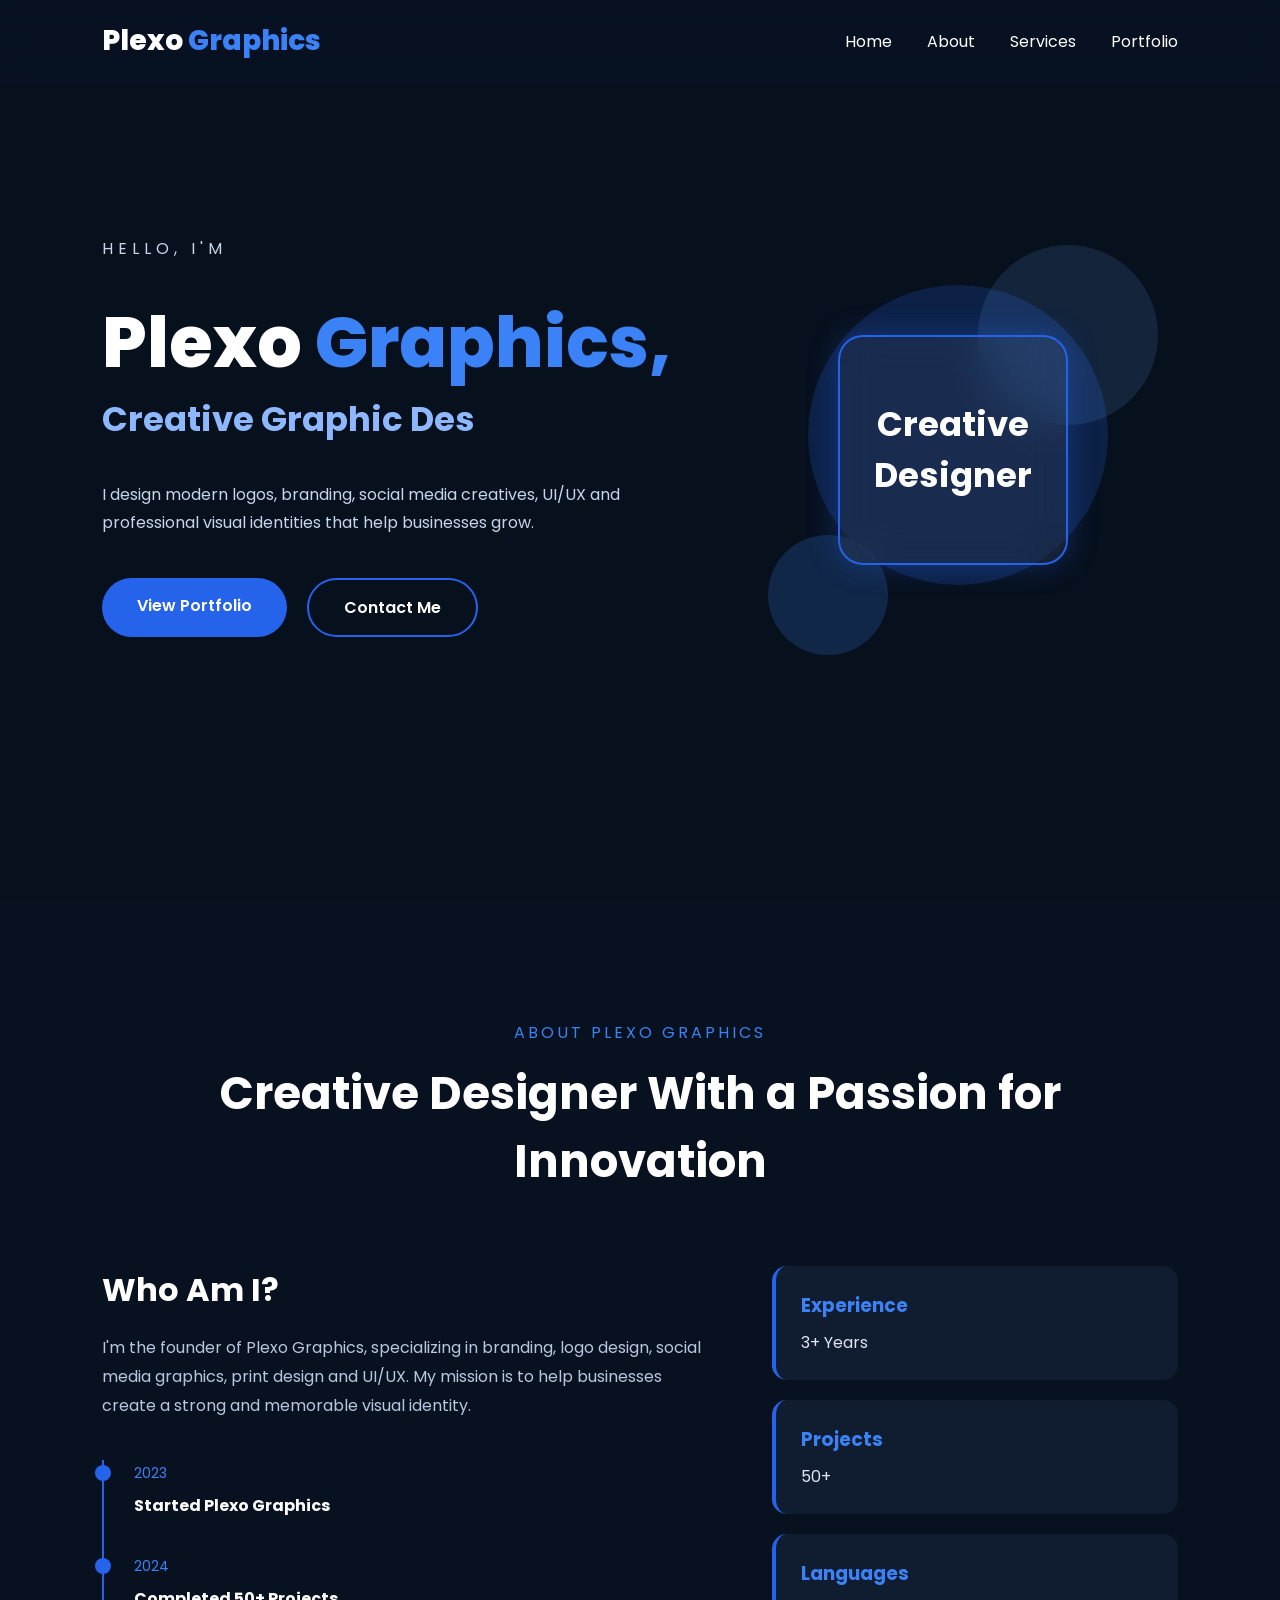
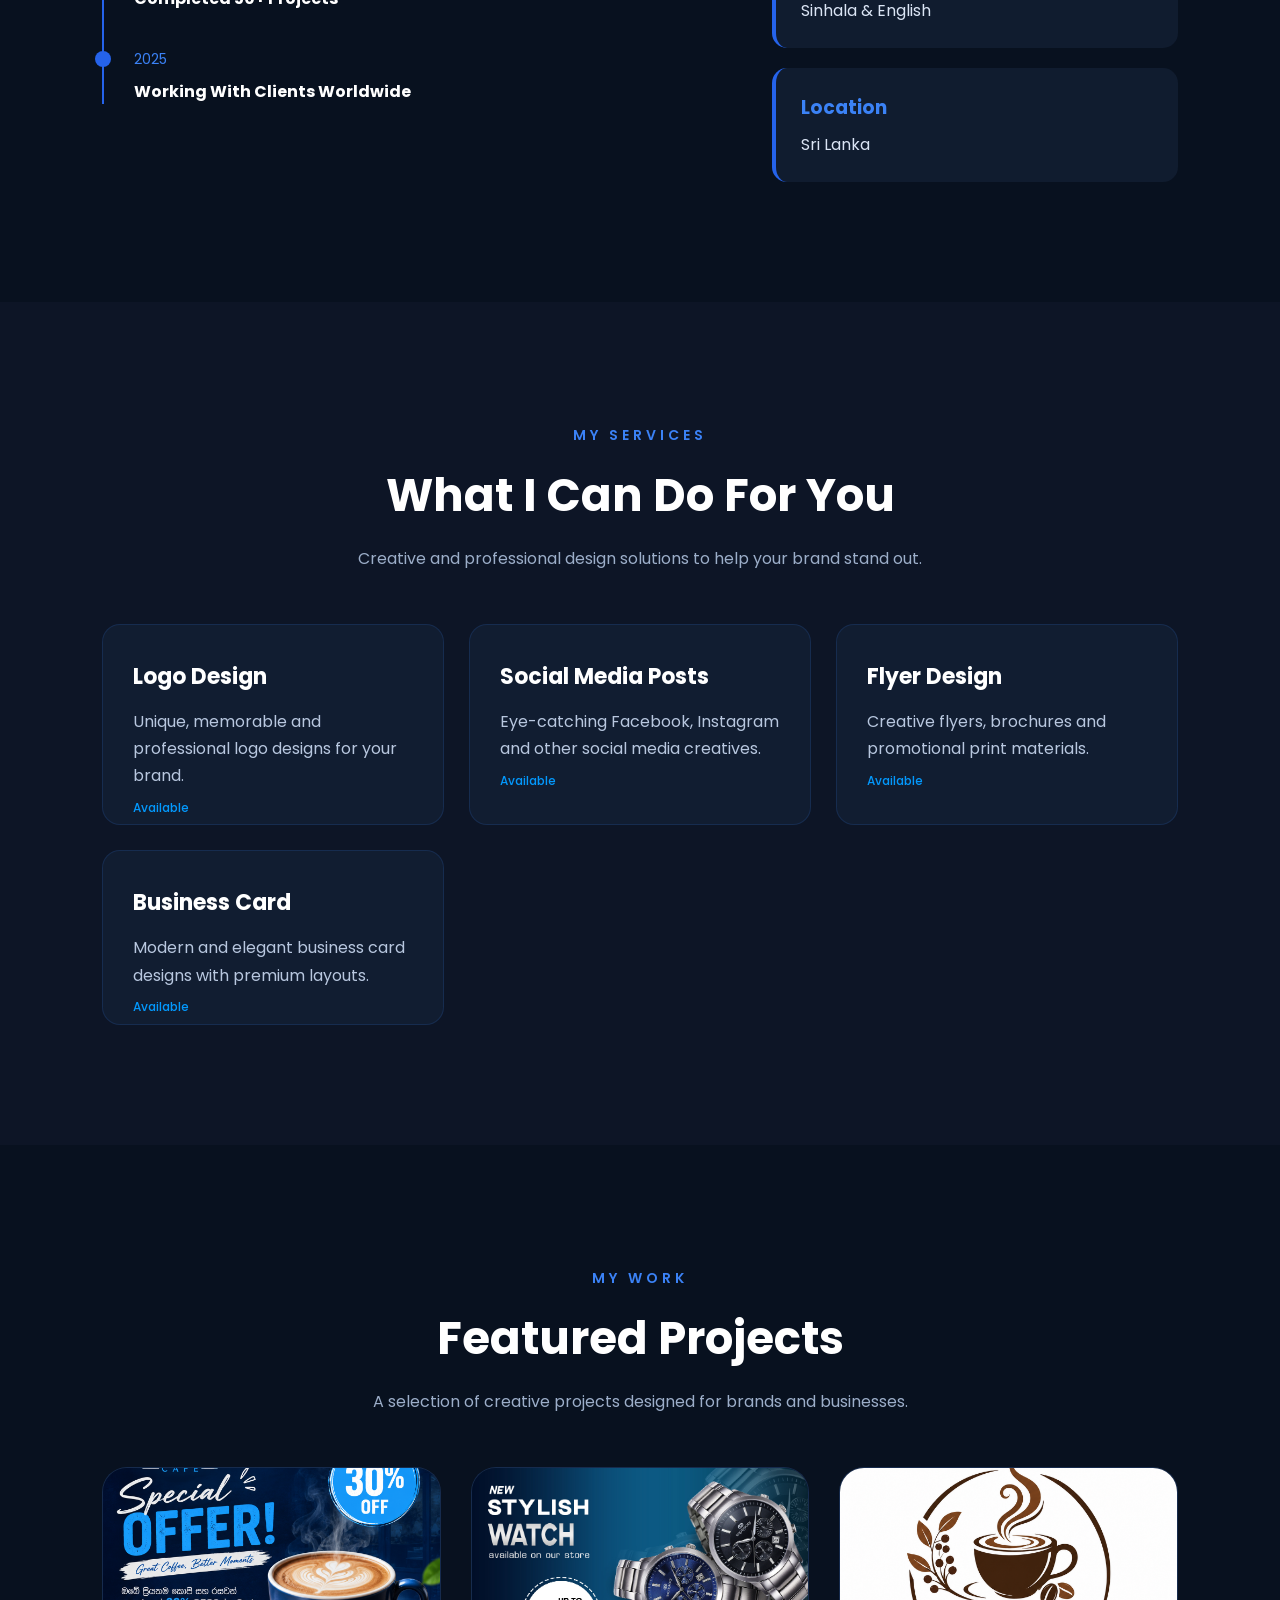
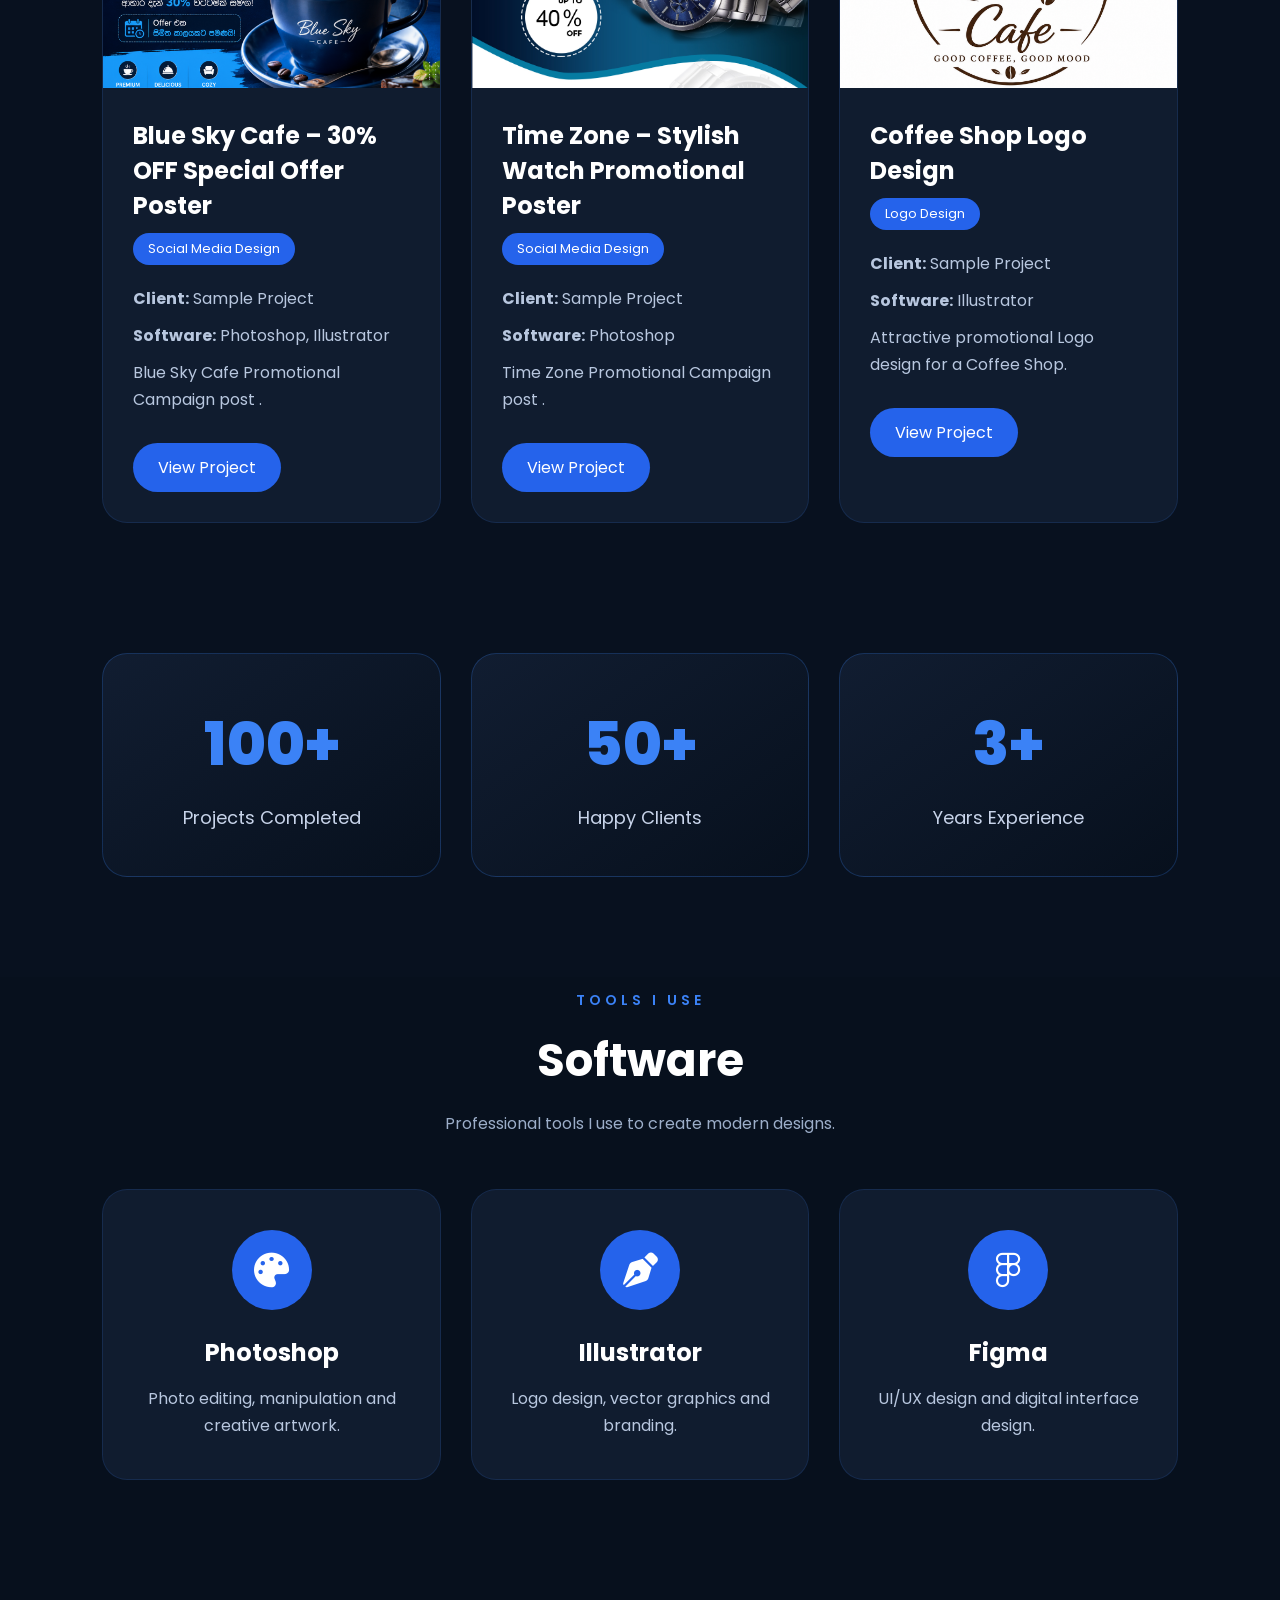
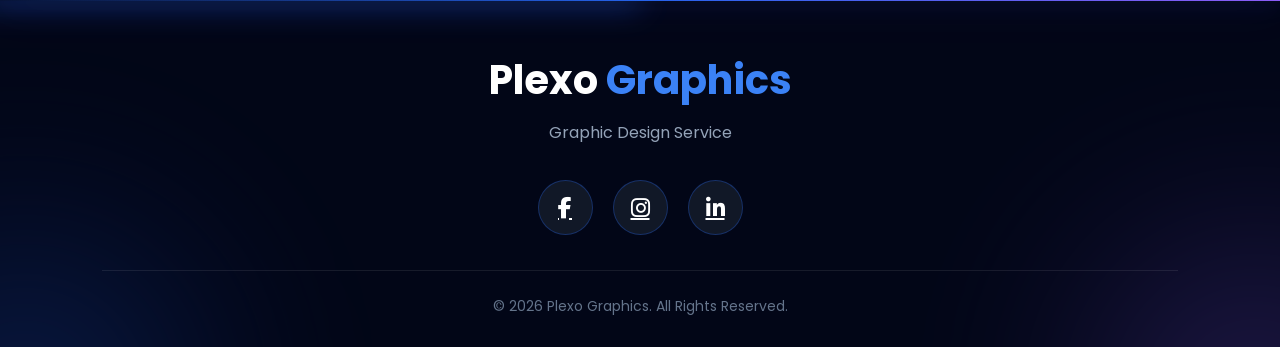
<file: index.html>
<!DOCTYPE html>
<html lang="en">

<head>

   



    

    <!-- LIST OF WEBSITE  -->

    <!-- 
    ╔══════════════════════════════════════════════════════════════╗
    ║ WEBSITE CSS INDEX                                            ║
    ╠══════════════════════════════════════════════════════════════╣
    ║ 01. GLOBAL / RESET                                           ║
    ║ 02. NAVBAR                                                   ║
    ║ 03. HERO SECTION                                             ║
    ║ 04. ABOUT SECTION                                            ║
    ║ 05. SERVICES SECTION                                         ║
    ║ 06. PROJECTS SECTION                                         ║
    ║ 07. STATISTICS SECTION                                       ║                                      
    ║ 08. SOFTWARE SECTION                                         ║
    ║ 09. TESTIMONIALS / RATINGS                                   ║
    ║ 10. FOOTER                                                   ║
    ║ 11. AVAILABLE / NOT AVAILABLE                                ║
    ║ 12. UPDATE SOON POPUP                                        ║
    ║ 13. Welcome Popup                                            ║
    ╚══════════════════════════════════════════════════════════════╝
     -->



    <meta charset="UTF-8">
    <meta name="viewport" content="width=device-width, initial-scale=1.0">





    <script src="config.js"></script>
    
    <script>
        if (MAINTENANCE_MODE === true) {
            window.location.href = "maintenance.html";
        }
    </script>





    <title>Plexo Graphics | Portfolio</title>
    <link rel="icon" type="icon/png" href="icons/icon1.png">


    <link rel="stylesheet" href=".//css/style.css">

    <link href="https://fonts.googleapis.com/css2?family=Poppins:wght@300;400;500;600;700;800&display=swap"
        rel="stylesheet">

    <!-- Icons -->
        <link rel="stylesheet" href="https://cdnjs.cloudflare.com/ajax/libs/font-awesome/6.5.2/css/all.min.css">

        <link rel="stylesheet" href="https://cdn.jsdelivr.net/npm/swiper@11/swiper-bundle.min.css" />
        


</head>

<body>

    <!-- Navigation -->

    <nav>
        <div class="logo">
            Plexo <span>Graphics</span>
        </div>

        <ul>
            <li><a href="#">Home</a></li>
            <li><a href="#about">About</a></li>
            <li><a href="#services">Services</a></li>
            <li><a href="#portfolio">Portfolio</a></li>
            <!-- <li><a href="#contact">Contact</a></li> -->
        </ul>

        <!-- <a href="#contact" class="nav-btn"> -->
        <!-- Hire Me -->
        </a>
    </nav>

    <!-- End Navigation -->

    <!-- Hero -->

    

    <section class="hero">

        

        <div class="hero-text">

            <p class="small">HELLO, I'M</p>

            <h1>
                Plexo <span>Graphics,</span>
            </h1>

            <h2 id="typing"></h2>

            <p>
                I design modern logos, branding, social media creatives,
                UI/UX and professional visual identities that help
                businesses grow.
            </p>

            <div class="buttons">

                <a href="#portfolio" class="btn1">
                    View Portfolio
                </a>

                <a href="https://wa.me/94771234567" class="btn2">
                    Contact Me
                </a>

            </div>

        </div>

        <div class="hero-design">

            <div class="circle one"></div>
            <div class="circle two"></div>
            <div class="circle three"></div>

            <div class="box">
                <h3>Creative</h3>
                <h3>Designer</h3>
            </div>

        </div>

    </section>

    <!-- End Hero -->

    <!-- About -->

    <section class="about" id="about">

        <div class="about-title">
            <span>ABOUT PLEXO GRAPHICS</span>
            <h2>Creative Designer With a Passion for Innovation</h2>
        </div>

        <div class="about-grid">

            <!-- Left Side -->
            <div class="about-text">

                <h3>Who Am I?</h3>

                <p>
                    I'm the founder of Plexo Graphics, specializing in branding,
                    logo design, social media graphics, print design and UI/UX.
                    My mission is to help businesses create a strong and memorable
                    visual identity.
                </p>

                <div class="timeline">

                    <div class="timeline-item">
                        <span>2023</span>
                        <h4>Started Plexo Graphics</h4>
                    </div>

                    <div class="timeline-item">
                        <span>2024</span>
                        <h4>Completed 50+ Projects</h4>
                    </div>

                    <div class="timeline-item">
                        <span>2025</span>
                        <h4>Working With Clients Worldwide</h4>
                    </div>

                </div>

            </div>

            <!-- Right Side -->

            <div class="about-info">

                <div class="info">
                    <h3>Experience</h3>
                    <p> 3+ Years</p>
                </div>

                <div class="info">
                    <h3>Projects</h3>
                    <p>50+</p>
                </div>

                <div class="info">
                    <h3>Languages</h3>
                    <p>Sinhala & English</p>
                </div>

                <div class="info">
                    <h3>Location</h3>
                    <p>Sri Lanka</p>
                </div>

            </div>

        </div>

    </section>

    <!-- End About -->

    <!-- Service -->

    <section class="services" id="services">

        <div class="section-title">
            <span>MY SERVICES</span>
            <h2>What I Can Do For You</h2>
            <p>
                Creative and professional design solutions to help your brand stand out.
            </p>
        </div>

        <div class="services-grid">

            <div class="service-card ">
                <h3>Logo Design</h3>
                <p>Unique, memorable and professional logo designs for your brand.</p>
                <div class="available"></div>
            </div>

            <div class="service-card hide_service">
                <h3>Branding</h3>
                <p>Complete brand identity including colors, typography and guidelines.</p>
                <div class="notavailable"></div>
            </div>

            <div class="service-card">
                <h3>Social Media Posts</h3>
                <p>Eye-catching Facebook, Instagram and other social media creatives.</p>
                <div class="available"></div>
            </div>

            <div class="service-card hide_service">
                <h3>Banner Design</h3>
                <p>Professional web banners, advertising banners and cover images.</p>
                <div class="notavailable"></div>
            </div>

            <div class="service-card ">
                <h3>Flyer Design</h3>
                <p>Creative flyers, brochures and promotional print materials.</p>
                <div class="available"></div>
            </div>

            <div class="service-card">
                <h3>Business Card</h3>
                <p>Modern and elegant business card designs with premium layouts.</p>
                <div class="available"></div>
            </div>

            <div class="service-card hide_service">
                <h3>Packaging Design</h3>
                <p>Creative packaging and label designs for products.</p>
                <div class="notavailable"></div>
            </div>

            <div class="service-card hide_service">
                <h3>UI/UX Design</h3>
                <p>Modern website and mobile app interface designs.</p>
                <div class="notavailable"></div>
            </div>

            <div class="service-card hide_service">
                <h3>Thumbnail Design</h3>
                <p>High-converting YouTube and social media thumbnails.</p>
                <div class="available"></div>
            </div>

            <div class="service-card hide_service">
                <h3>Photo Manipulation</h3>
                <p>Creative photo editing, retouching and digital artwork.</p>
                <div class="notavailable"></div>
            </div>


        </div>


    </section>

    <!-- End service -->

    <!-- Projects -->

    <section class="projects" id="portfolio">

        <div class="section-title">

            <span>MY WORK</span>

            <h2>Featured Projects</h2>

            <p>
                A selection of creative projects designed for brands and businesses.
            </p>

        </div>


        <div class="projects-grid">


            <!-- Project Card 01 -->

            <div class="project-card">
                

                <div class="project-image">
                    <img src="./images/project1.png" alt="">
                </div>


                <div class="project-content">

                    <h3>Blue Sky Cafe – 30% OFF Special Offer Poster</h3>

                    <div class="category">
                        Social Media Design
                    </div>


                    <p>
                        <b>Client:</b> Sample Project 
                    </p>


                    <p>
                        <b>Software:</b> Photoshop, Illustrator
                    </p>


                    <p>
                        Blue Sky Cafe Promotional Campaign post . 
                    </p>


                    <a href="./Projects/project1.html" class="project-btn">
                        View Project        </a>

                </div>

            </div>



            <!-- Project Card 02 -->


            <div class="project-card">

                <div class="project-image">
                    <!-- <span>Project Image</span> -->
                     <img src="./images/project2.jpg" alt="">
                </div>


                <div class="project-content">

                    <h3>Time Zone – Stylish Watch Promotional Poster</h3>

                    <div class="category">
                        Social Media Design
                    </div>


                    <p>
                        <b>Client:</b> Sample Project
                    </p>


                    <p>
                        <b>Software:</b> Photoshop
                    </p>


                    <p>
                        Time Zone Promotional Campaign post .
                    </p>


                    <a href=".//Projects/project2.html" class="project-btn">
                        View Project
                    </a>


                </div>

            </div>




            <!-- Project Card 03 -->


            <div class="project-card">

                <div class="project-image">
                    <!-- <span>Project Image</span> -->
                     <img src="./images/project3.png" alt="">
                </div>


                <div class="project-content">

                    <h3>Coffee Shop Logo Design</h3>

                    <div class="category">
                        Logo Design
                    </div>


                    <p>
                        <b>Client:</b> Sample Project
                    </p>


                    <p>
                        <b>Software:</b> Illustrator
                    </p>


                    <p>
                        Attractive promotional Logo design for a Coffee Shop.
                    </p>


                    <a href="./Projects/project3.html" class="project-btn">
                        View Project
                    </a>


                </div>

            </div>
            


        </div>
    </section>

    <!-- STATISTICS SECTION -->
    
    <section class="stats">
    
    
        <div class="stats-container">
    
    
    
            <div class="stat-box">
    
                <h2 class="counter" data-target="100">
                    0
                </h2>
    
                <p>
                    Projects Completed
                </p>
    
            </div>
    
    
    
    
    
            <div class="stat-box">
    
                <h2 class="counter" data-target="50">
                    0
                </h2>
    
                <p>
                    Happy Clients
                </p>
    
            </div>
    
    
    
    
    
            <div class="stat-box">
    
                <h2 class="counter" data-target="3">
                    0
                </h2>
    
                <p>
                    Years Experience
                </p>
    
            </div>
    
    
    
        </div>
    
    
    </section>





    <!-- Software Section -->


    <section class="software" id="software">
    
    
        <div class="section-title">
    
            <span>TOOLS I USE</span>
    
            <h2>Software</h2>
    
            <p>
                Professional tools I use to create modern designs.
            </p>
    
        </div>
    
    
    
        <div class="software-grid">
    
    
            <div class="software-card">
    
                <div class="software-icon">
                    <i class="fa-solid fa-palette"></i>
                </div>
    
                <h3>
                    Photoshop
                </h3>
    
                <p>
                    Photo editing, manipulation and creative artwork.
                </p>
    
            </div>
    
    
    
    
            <div class="software-card">
    
                <div class="software-icon">
                    <i class="fa-solid fa-pen-nib"></i>
                </div>
    
                <h3>
                    Illustrator
                </h3>
    
                <p>
                    Logo design, vector graphics and branding.
                </p>
    
            </div>
    
    
    
    
            <div class="software-card">
    
                <div class="software-icon">
                    <i class="fa-brands fa-figma"></i>
                </div>
    
                <h3>
                    Figma
                </h3>
    
                <p>
                    UI/UX design and digital interface design.
                </p>
    
            </div>
    
    
    
        </div>
    
    
        </section>


        






        <!-- Ratings -->


        
        <section class="testimonials" id="reviews">
        
        
            <div class="section-title">
        
                <span>CLIENT FEEDBACK</span>
        
                <h2>Client Reviews</h2>
        
                <p>
                    What clients say about my creative work.
                </p>
        
            </div>
        
        
        
            <div class="swiper reviewSwiper">
        
        
                <div class="swiper-wrapper">
        
        
        
                    <!-- REVIEW 1 -->
        
                    <div class="swiper-slide">
        
                        <div class="review-card">
        
        
                            <div class="stars">
                                ★★★★★
                            </div>
        
        
                            <p>
                                "Amazing work! Highly recommended.
                                Creative and professional designs."
                            </p>
        
        
        
                            <div class="client">
        
        
                                <div class="avatar">
                                    B
                                </div>
        
        
                                <div>
        
                                    <h3>
                                        Blue Sky Cafe
                                    </h3>
        
        
                                    <span>
                                        Business Owner
                                    </span>
        
        
                                </div>
        
        
                            </div>
        
        
                        </div>
        
                    </div>
        
        
        
        
        
        
                    <!-- REVIEW 2 -->
        
                    <div class="swiper-slide">
        
                        <div class="review-card">
        
        
                            <div class="stars">
                                ★★★★★
                            </div>
        
        
                            <p>
                                "Excellent branding design.
                                Very creative and high quality work."
                            </p>
        
        
        
                            <div class="client">
        
        
                                <div class="avatar">
                                    A
                                </div>
        
        
                                <div>
        
                                    <h3>
                                        ABC Company
                                    </h3>
        
        
                                    <span>
                                        Client
                                    </span>
        
        
                                </div>
        
        
                            </div>
        
        
                        </div>
        
                    </div>
        
        
        
        
        
        
                    <!-- REVIEW 3 -->
        
                    <div class="swiper-slide">
        
                        <div class="review-card">
        
        
                            <div class="stars">
                                ★★★★★
                            </div>
        
        
                            <p>
                                "Highly recommended designer.
                                Great creativity and amazing results."
                            </p>
        
        
        
                            <div class="client">
        
        
                                <div class="avatar">
                                    P
                                </div>
        
        
                                <div>
        
                                    <h3>
                                        Plexo Client
                                    </h3>
        
        
                                    <span>
                                        Brand Owner
                                    </span>
        
        
                                </div>
        
        
                            </div>
        
        
                        </div>
        
                    </div>
        
        
        
        
        
        
        
                    <!-- REVIEW 4 -->
        
                    <div class="swiper-slide">
        
                        <div class="review-card">
        
        
                            <div class="stars">
                                ★★★★★
                            </div>
        
        
                            <p>
                                "Fast delivery and excellent
                                creative solutions."
                            </p>
        
        
        
                            <div class="client">
        
        
                                <div class="avatar">
                                    F
                                </div>
        
        
                                <div>
        
                                    <h3>
                                        Fashion Brand
                                    </h3>
        
        
                                    <span>
                                        Owner
                                    </span>
        
        
                                </div>
        
        
                            </div>
        
        
                        </div>
        
                    </div>
        
        
        
        
        
        
        
        
                    <!-- REVIEW 5 -->
        
                    <div class="swiper-slide">
        
                        <div class="review-card">
        
        
                            <div class="stars">
                                ★★★★★
                            </div>
        
        
                            <p>
                                "Professional service.
                                Beautiful designs and support."
                            </p>
        
        
        
                            <div class="client">
        
        
                                <div class="avatar">
                                    S
                                </div>
        
        
                                <div>
        
                                    <h3>
                                        Studio Lanka
                                    </h3>
        
        
                                    <span>
                                        Partner
                                    </span>
        
        
                                </div>
        
        
                            </div>
        
        
                        </div>
        
                    </div>

                    <!-- REVIEW 5 -->
                    
                    <div class="swiper-slide">
                    
                        <div class="review-card">
                    
                    
                            <div class="stars">
                                ★★★★★
                            </div>
                    
                    
                            <p>
                                "Professional service.
                                Beautiful designs and support."
                            </p>
                    
                    
                    
                            <div class="client">
                    
                    
                                <div class="avatar">
                                    S
                                </div>
                    
                    
                                <div>
                    
                                    <h3>
                                        Studio Lanka
                                    </h3>
                    
                    
                                    <span>
                                        Partner
                                    </span>
                    
                    
                                </div>
                    
                    
                            </div>
                    
                    
                        </div>
                    
                    </div>
        
        
        
                </div>
        
        
            </div>
        
        
        </section>

        
        
        <!-- End Review  -->


        <!-- Footer -->

        <footer class="simple-footer">

            <div class="side-light left-light"></div>
            <div class="side-light right-light"></div>


            <div class="bubbles">
            
                <span></span>
                <span></span>
                <span></span>
                <span></span>
                <span></span>
                <span></span>
                <span></span>
                <span></span>      </div>
        
        
            <div class="footer-logo">
        
                <h2>
                    Plexo <span>Graphics</span>
                </h2>
        
                <p>
                    Graphic Design Service
                </p>
        
            </div>
        
        
        
            <div class="footer-social">
        
        
                <a href="#" onclick="showUpdatePopup(); return false;" >
                    <i class="fab fa-facebook-f"></i>
                </a>
        
        
                <a href="#" onclick="showUpdatePopup(); return false;">
                    <i class="fab fa-instagram"></i>
                </a>
        
        
                <a href="#" onclick="showUpdatePopup(); return false;">
                    <i class="fab fa-linkedin-in"></i>
                </a>
        
        
            </div>
        
        
        
        
            <div class="copyright">
        
                <p>
                    © 2026 Plexo Graphics. All Rights Reserved.
                </p>
        
            </div>
        
        
        
            </footer>
        
        
        

            <!-- Update Soon Popup -->
            <div class="update-popup-overlay" id="updatePopup">
                <div class="update-popup">
                    <button class="popup-close" onclick="closeUpdatePopup()">&times;</button>
            
                    <div class="popup-icon">
                        <i class="fas fa-sync-alt"></i>
                    </div>
            
                    <h2>Update Soon</h2>
            
                    <p>
                        This feature is currently being updated.
                        <br>
                        Please check back soon!
                    </p>
            
                    <button class="popup-ok" onclick="closeUpdatePopup()">
                        Okay
                    </button>
                </div>
            </div>
            



    
        
        
        



        
        
        <script src="https://cdn.jsdelivr.net/npm/swiper@11/swiper-bundle.min.js"></script>
        



    <script src="./js/script.js"></script>
    

</body>

</html>
</file>
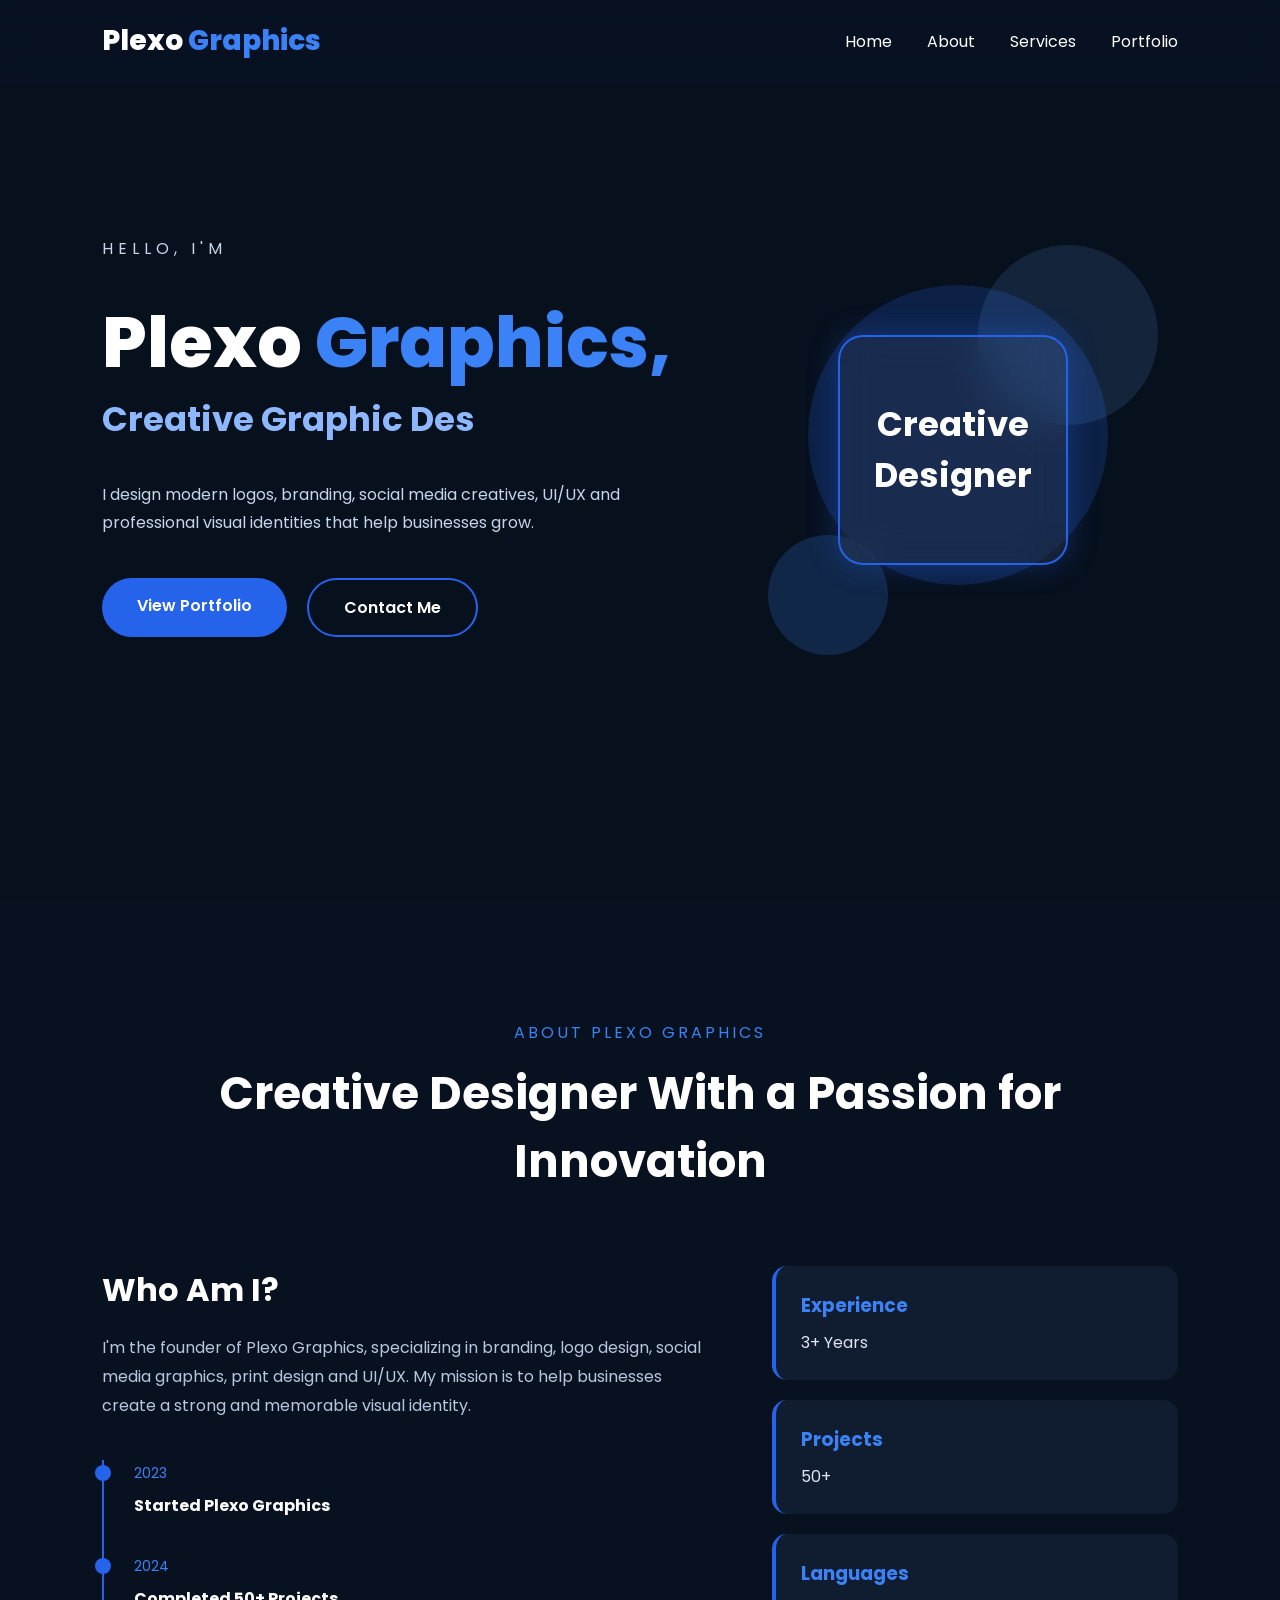
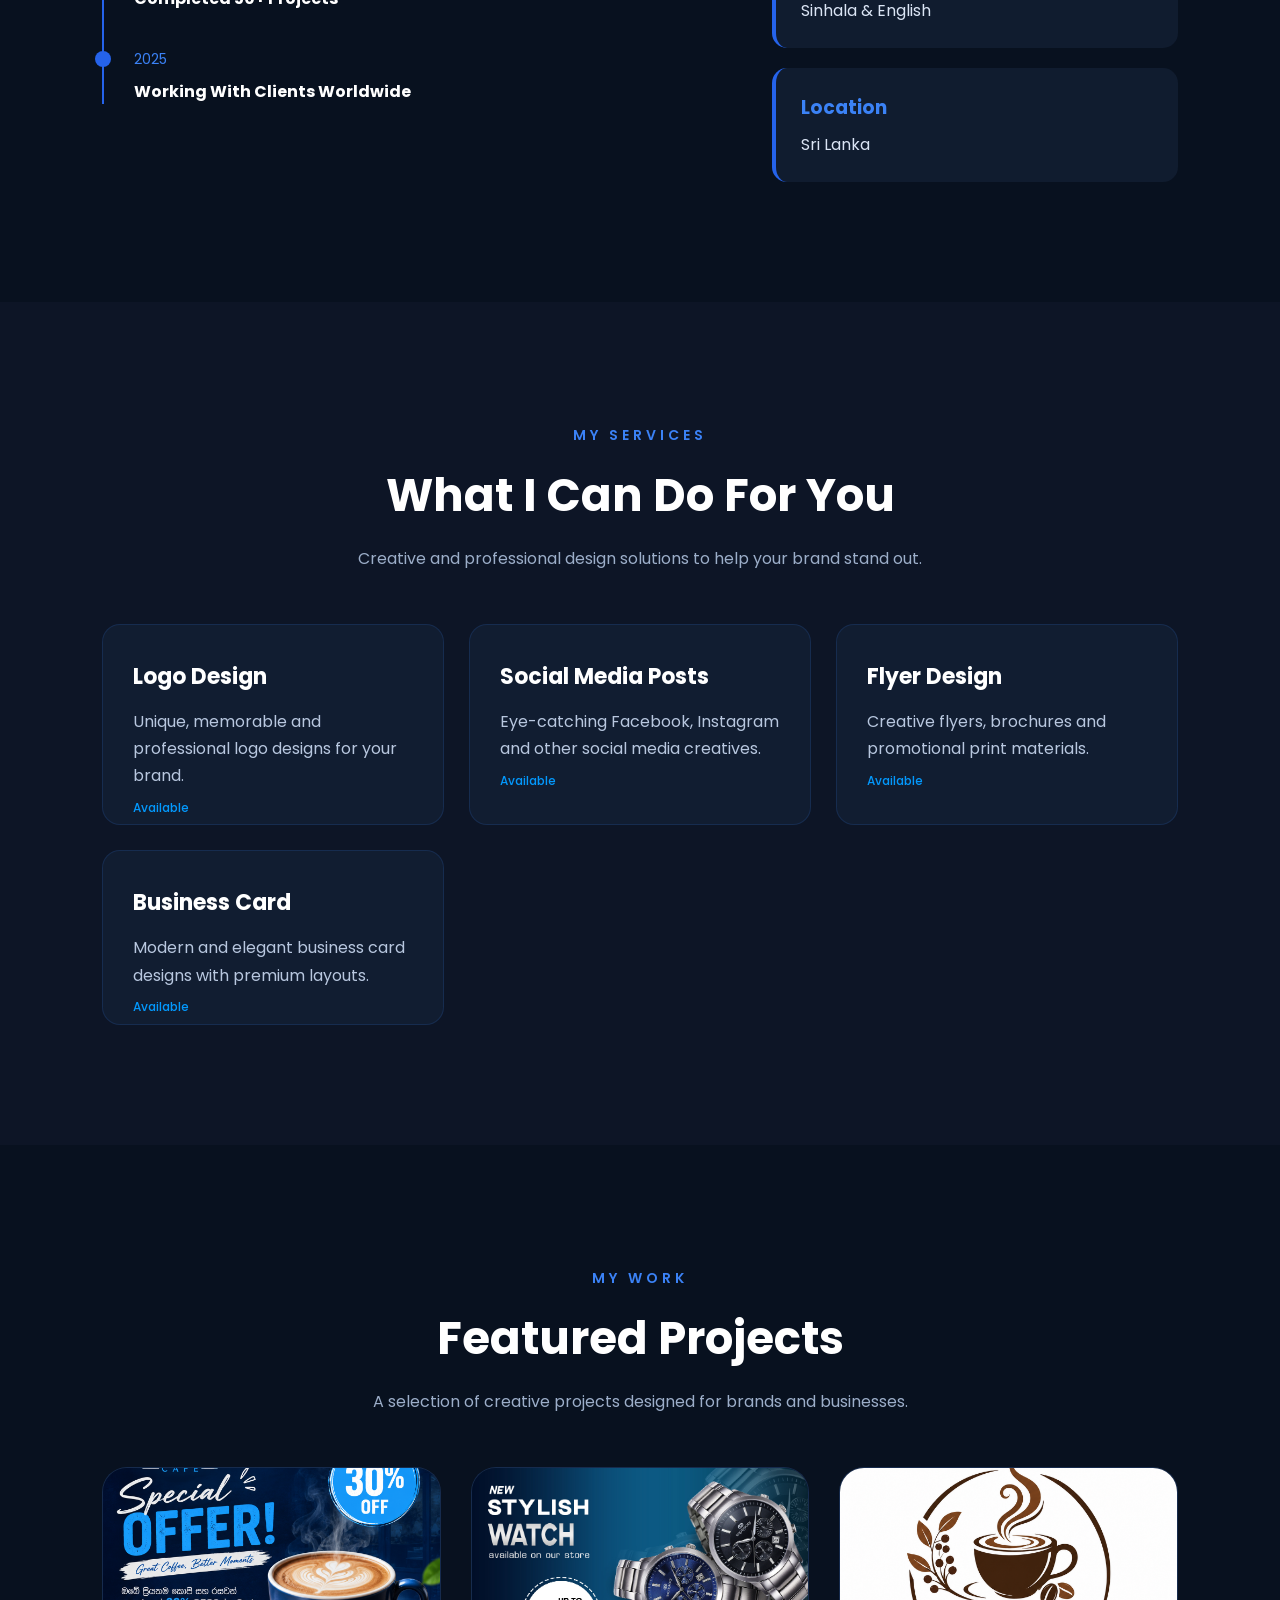
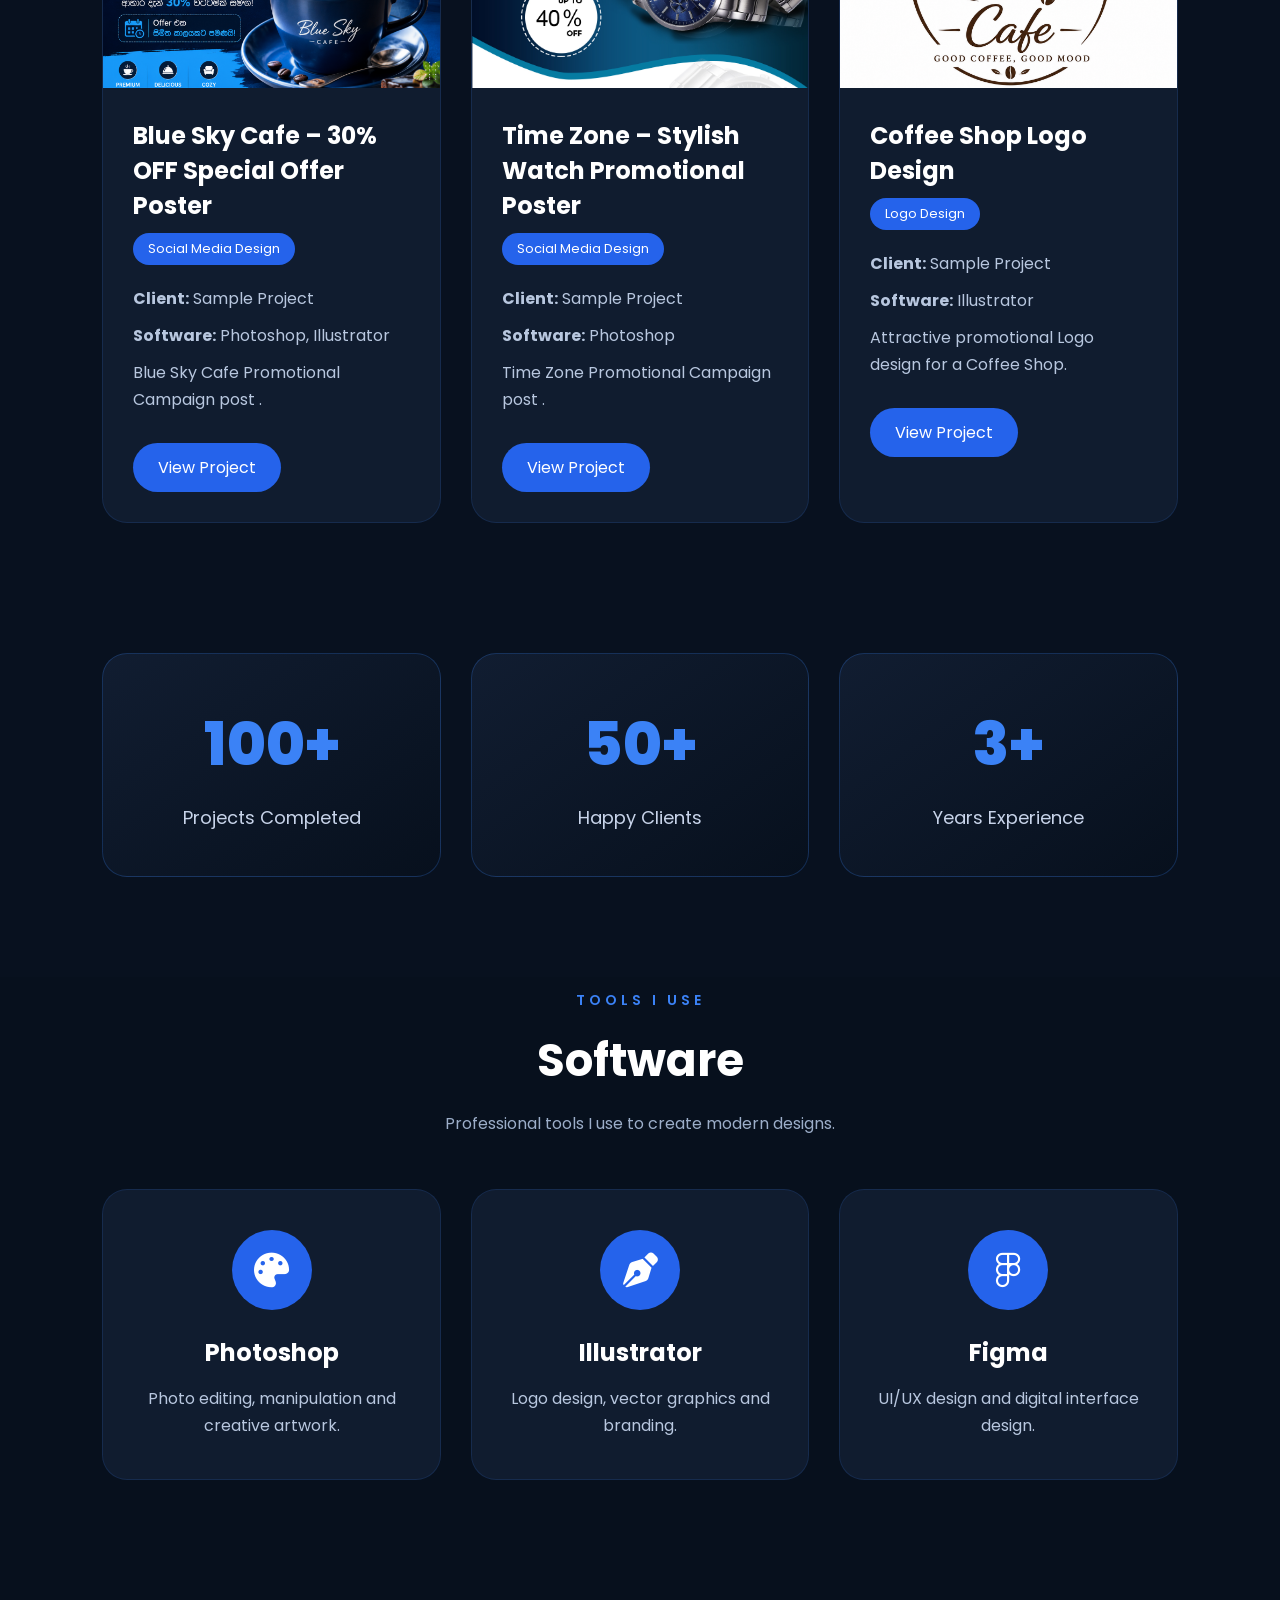
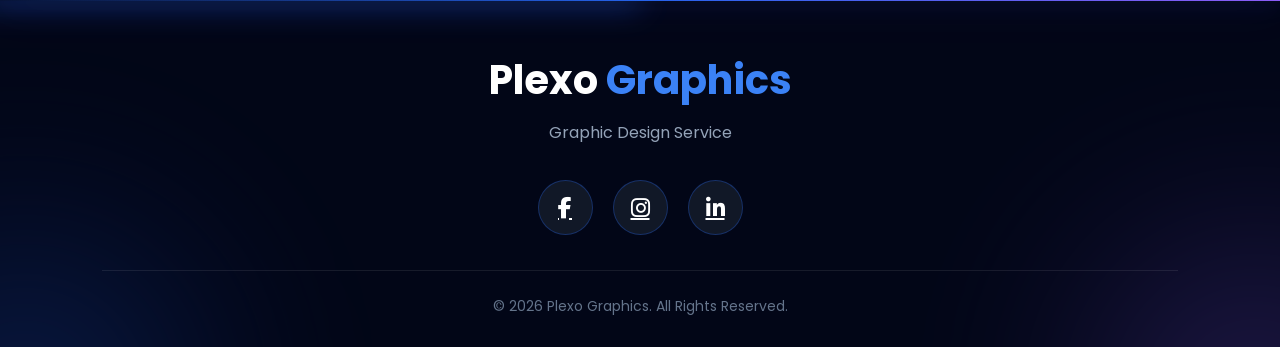
<file: maintenance.html>
<!DOCTYPE html>
<html lang="en">

<head>
    

    <script src="config.js"></script>
    
    <script>
        if (MAINTENANCE_MODE === false) {
            window.location.href = "index.html";
        }
    </script>



    <meta charset="UTF-8">

    <meta name="viewport" content="width=device-width, initial-scale=1.0">

    <meta name="theme-color" content="#030712">

    <meta name="description" content="Plexo Graphics is currently undergoing maintenance.">

    <title>PLEXO GRAPHICS — Maintenance</title>

    <link rel="stylesheet" href="maintenance.css">
</head>

<body>

    <!-- =====================================================
         BACKGROUND
         ===================================================== -->

    <div class="background">

        <div class="grid"></div>

        <div class="glow glow-one"></div>

        <div class="glow glow-two"></div>

        <div class="center-glow"></div>

    </div>


    <!-- =====================================================
         MAIN PAGE
         ===================================================== -->

    <main class="page">


        <!-- =================================================
             HEADER
             ================================================= -->

        <header class="header">

            <div class="brand">

                <div class="brand-logo">
                    P
                </div>

                <div class="brand-name">

                    <strong>PLEXO</strong>

                    <span>GRAPHICS</span>

                </div>

            </div>


            <div class="header-status">

                <span class="status-light"></span>

                <span>MAINTENANCE MODE</span>

            </div>

        </header>



        <!-- =================================================
             MAIN CONTENT
             ================================================= -->

        <section class="hero">


            <!-- Small label -->

            <div class="eyebrow">

                <span class="line"></span>

                <span>WEBSITE MAINTENANCE</span>

                <span class="line"></span>

            </div>


            <!-- Main heading -->

            <h1>

                We'll Be Back

                <span>Soon.</span>

            </h1>


            <!-- Description -->

            <p class="description">

                We're currently working behind the scenes
                to make Plexo Graphics even better.
                We'll be back shortly.

            </p>


            <!-- =================================================
                 CENTER MAINTENANCE ICON
                 ================================================= -->

            <div class="maintenance-visual">

                


                <!-- Outer circle -->

                <div class="circle circle-large"></div>

                <div class="circle circle-medium"></div>

                <div class="circle circle-small"></div>


                <!-- Cross lines -->

                <div class="cross horizontal"></div>

                <div class="cross vertical"></div>


                <!-- Center icon -->

                <div class="icon-container">

                    <svg viewBox="0 0 100 100" class="gear" aria-hidden="true">

                        <path d="
                            M84 55
                            C84.4 53.4 84.6 51.7 84.6 50
                            C84.6 48.3 84.4 46.6 84 45
                            L92 38
                            L83 22
                            L73 26
                            C70.5 23.8 67.5 22.2 64.2 21.2
                            L62 10
                            H43
                            L40.8 21.2
                            C37.5 22.2 34.5 23.8 32 26
                            L22 22
                            L13 38
                            L21 45
                            C20.6 46.6 20.4 48.3 20.4 50
                            C20.4 51.7 20.6 53.4 21 55
                            L13 62
                            L22 78
                            L32 74
                            C34.5 76.2 37.5 77.8 40.8 78.8
                            L43 90
                            H62
                            L64.2 78.8
                            C67.5 77.8 70.5 76.2 73 74
                            L83 78
                            L92 62
                            L84 55
                            Z
                        " />

                        <circle cx="52.5" cy="50" r="15" />

                    </svg>

                </div>

            </div>


            <!-- =================================================
                 STATUS BOX
                 ================================================= -->

            <div class="status-box">

                <div class="status-icon">

                    <span></span>

                </div>

                <div class="status-content">

                    <strong>
                        Maintenance in progress
                    </strong>

                    <span>
                        Our website is temporarily unavailable.
                    </span>

                </div>

            </div>


        </section>

        



        <!-- =================================================
             FOOTER
             ================================================= -->

        <footer class="footer">

            <div class="footer-left">

                <span>
                    Thank you for your patience.
                </span>

            </div>


            <div class="footer-center">

                <span class="footer-line"></span>

                <span>
                    PLEXO GRAPHICS
                </span>

                <span class="footer-line"></span>

            </div>


            <div class="footer-right">

                <span>
                    © 2026
                </span>

            </div>

        </footer>


    </main>


    <script src="maintenance.js"></script>

</body>

</html>
</file>
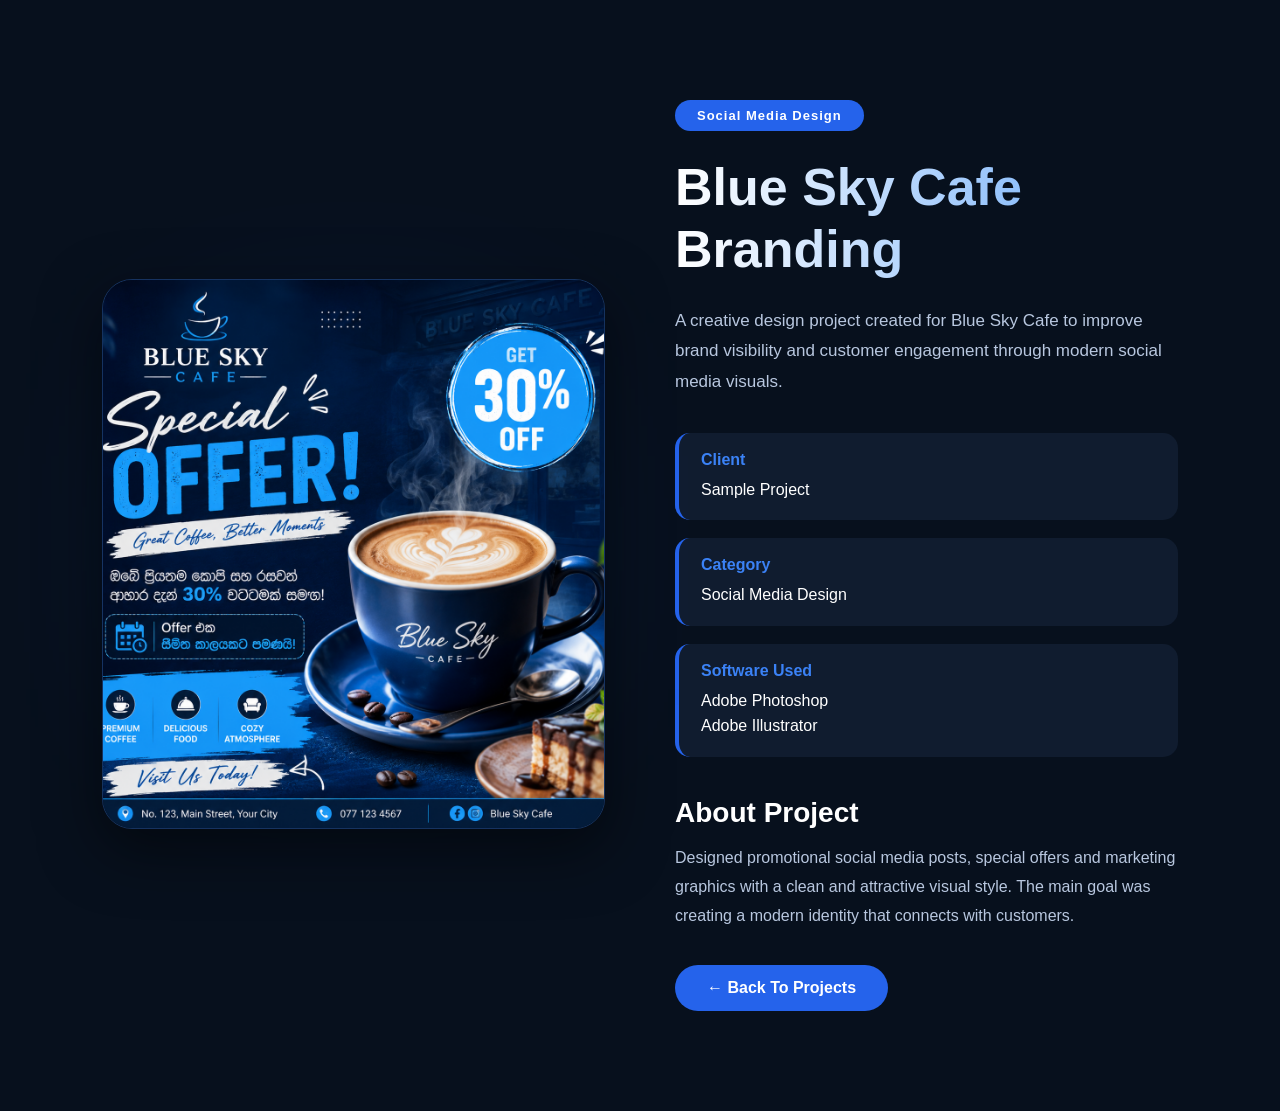
<file: Projects/project1.html>
<!DOCTYPE html>
<html lang="en">

<head>

    <meta charset="UTF-8">
    <meta name="viewport" content="width=device-width, initial-scale=1.0">

    <title>
        Blue Sky Cafe Project | Plexo Graphics
    </title>

    <link rel="stylesheet" href="./project_style.css">

</head>


<body>


    <section class="project-showcase">


        <!-- LEFT IMAGE -->

        <div class="project-image-box">

            <img src="../images/project1.png" alt="Blue Sky Cafe Design">

        </div>



        <!-- RIGHT DETAILS -->


        <div class="project-details-box">


            <span class="project-category">
                Social Media Design
            </span>



            <h1>
                Blue Sky Cafe Branding
            </h1>



            <p class="project-intro">

                A creative design project created for
                Blue Sky Cafe to improve brand visibility
                and customer engagement through modern
                social media visuals.

            </p>




            <div class="project-info">


                <div class="info-item">

                    <h4>
                        Client
                    </h4>

                    <p>
                        Sample Project
                    </p>

                </div>



                <div class="info-item">

                    <h4>
                        Category
                    </h4>

                    <p>
                        Social Media Design
                    </p>

                </div>



                <div class="info-item">

                    <h4>
                        Software Used
                    </h4>

                    <p>
                        Adobe Photoshop<br>
                        Adobe Illustrator
                    </p>

                </div>



            </div>




            <div class="about-project">


                <h3>
                    About Project
                </h3>


                <p>

                    Designed promotional social media posts,
                    special offers and marketing graphics with
                    a clean and attractive visual style.
                    The main goal was creating a modern
                    identity that connects with customers.

                </p>


            </div>





            <a href="../index.html" class="back-btn">

                ← Back To Projects

            </a>



        </div>


    </section>



</body>

</html>
</file>
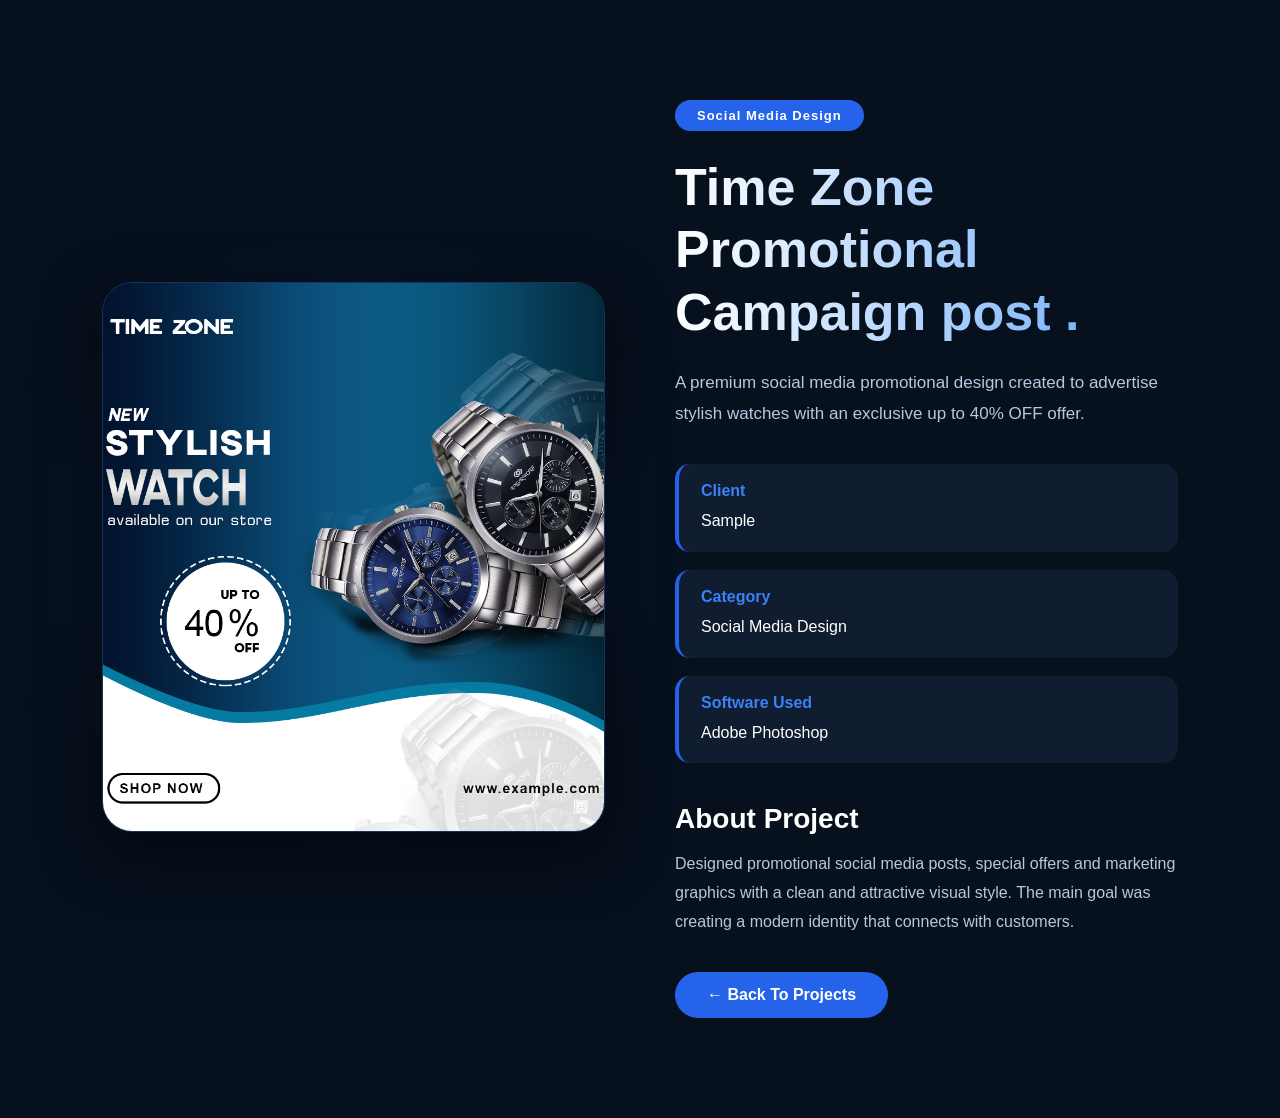
<file: Projects/project2.html>
<!DOCTYPE html>
<html lang="en">

<head>

    <meta charset="UTF-8">
    <meta name="viewport" content="width=device-width, initial-scale=1.0">

    <title>
        Blue Sky Cafe Project | Plexo Graphics
    </title>

    <link rel="stylesheet" href="./project_style.css">

</head>


<body>


    <section class="project-showcase">


        <!-- LEFT IMAGE -->

        <div class="project-image-box">

            <img src="../images/project2.jpg" alt="Blue Sky Cafe Design">

        </div>



        <!-- RIGHT DETAILS -->


        <div class="project-details-box">


            <span class="project-category">
                Social Media Design
            </span>



            <h1>
                Time Zone Promotional Campaign post .
            </h1>



            <p class="project-intro">

                A premium social media promotional design
                created to advertise stylish watches with
                an exclusive up to 40% OFF offer.

            </p>




            <div class="project-info">


                <div class="info-item">

                    <h4>
                        Client
                    </h4>

                    <p>
                        Sample
                    </p>

                </div>



                <div class="info-item">

                    <h4>
                        Category
                    </h4>

                    <p>
                        Social Media Design
                    </p>

                </div>



                <div class="info-item">

                    <h4>
                        Software Used
                    </h4>

                    <p>
                        Adobe Photoshop<br>
                        
                    </p>

                </div>



            </div>




            <div class="about-project">


                <h3>
                    About Project
                </h3>


                <p>

                    Designed promotional social media posts,
                    special offers and marketing graphics with
                    a clean and attractive visual style.
                    The main goal was creating a modern
                    identity that connects with customers.

                </p>


            </div>





            <a href="../index.html" class="back-btn">

                ← Back To Projects

            </a>



        </div>


    </section>



</body>

</html>
</file>
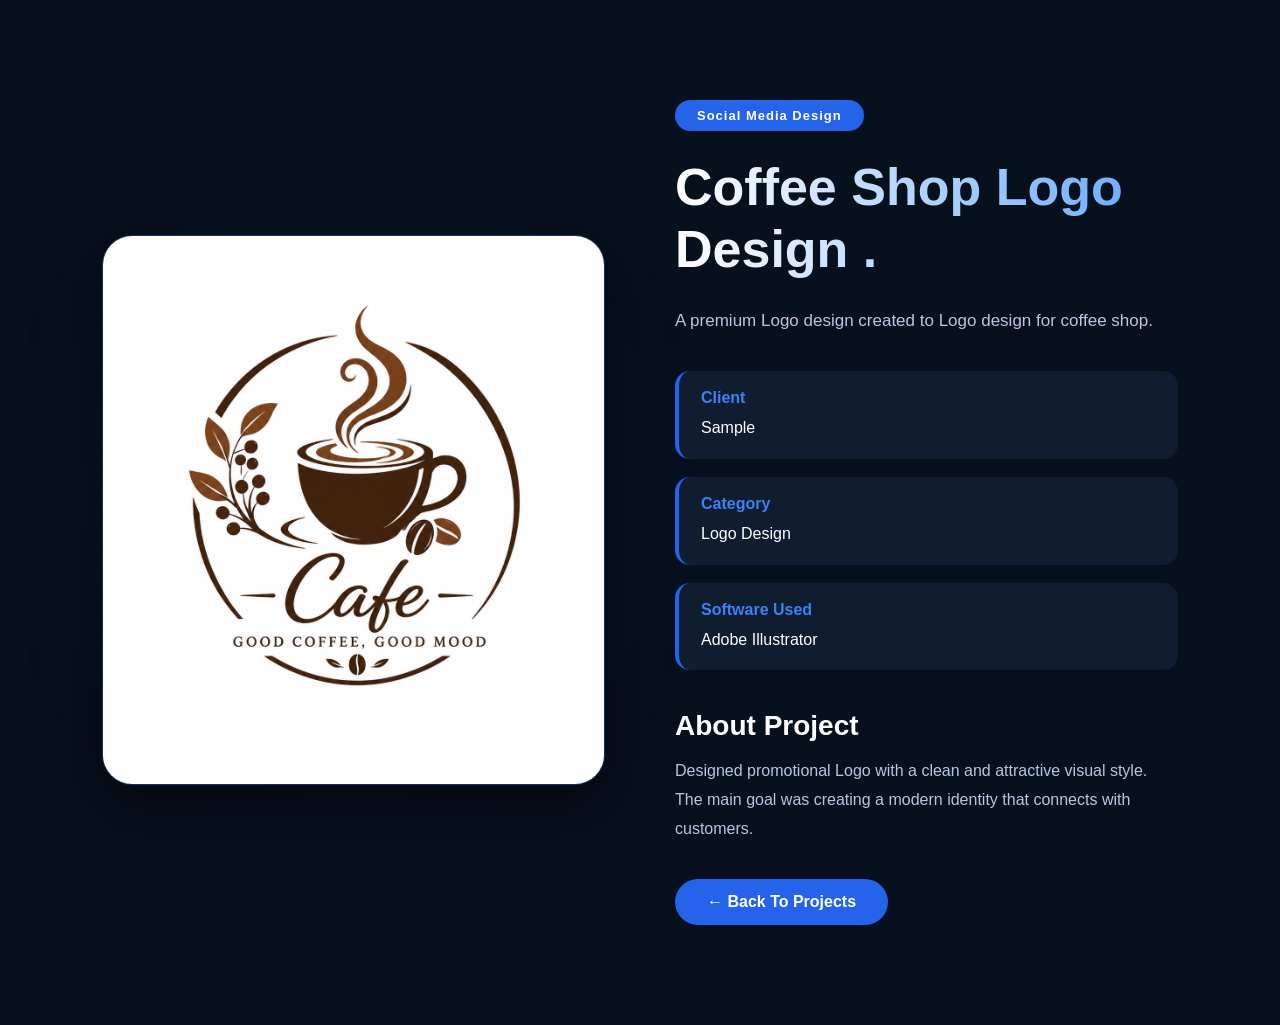
<file: Projects/project3.html>
<!DOCTYPE html>
<html lang="en">

<head>

    <meta charset="UTF-8">
    <meta name="viewport" content="width=device-width, initial-scale=1.0">

    <title>
        Blue Sky Cafe Project | Plexo Graphics
    </title>

    <link rel="stylesheet" href="./project_style.css">

</head>


<body>


    <section class="project-showcase">


        <!-- LEFT IMAGE -->

        <div class="project-image-box">

            <img src="../images/project3.png" alt="Blue Sky Cafe Design">

        </div>



        <!-- RIGHT DETAILS -->


        <div class="project-details-box">


            <span class="project-category">
                Social Media Design
            </span>



            <h1>
                Coffee Shop Logo Design .
            </h1>



            <p class="project-intro">

                A premium Logo design
                created to Logo design for coffee shop.

            </p>




            <div class="project-info">


                <div class="info-item">

                    <h4>
                        Client
                    </h4>

                    <p>
                        Sample
                    </p>

                </div>



                <div class="info-item">

                    <h4>
                        Category
                    </h4>

                    <p>
                        Logo Design
                    </p>

                </div>



                <div class="info-item">

                    <h4>
                        Software Used
                    </h4>

                    <p>
                        Adobe Illustrator<br>

                    </p>

                </div>



            </div>




            <div class="about-project">


                <h3>
                    About Project
                </h3>


                <p>

                    Designed promotional Logo with
                    a clean and attractive visual style.
                    The main goal was creating a modern
                    identity that connects with customers.

                </p>


            </div>





            <a href="../index.html" class="back-btn">

                ← Back To Projects

            </a>



        </div>


    </section>



</body>

</html>
</file>
<file: css/style.css>
/*
╔══════════════════════════════════════════════════════════════╗
║                     WEBSITE CSS INDEX                        ║
╠══════════════════════════════════════════════════════════════╣
║  01. GLOBAL / RESET                                          ║
║  02. NAVBAR                                                  ║
║  03. HERO SECTION                                            ║
║  04. ABOUT SECTION                                           ║
║  05. SERVICES SECTION                                        ║
║  06. PROJECTS SECTION                                        ║
║  07. STATISTICS SECTION                                      ║
║  08. SOFTWARE SECTION                                        ║
║  09. TESTIMONIALS / RATINGS                                  ║
║  10. FOOTER                                                  ║
║  11. AVAILABLE / NOT AVAILABLE                               ║
║  12. UPDATE SOON POPUP                                       ║
╚══════════════════════════════════════════════════════════════╝

NOTE:
- CSS rule order has been preserved.
- Only organization comments were added.
- Existing duplicate/override rules are intentionally preserved.
*/

* {
    margin: 0;
    padding: 0;
    box-sizing: border-box;
    font-family: Poppins, sans-serif;
    scroll-behavior: smooth;
}

body {
    background: #07101d;
    color: white;
}

/* NAVBAR */

nav {

    width: 100%;
    padding: 20px 8%;
    display: flex;
    justify-content: space-between;
    align-items: center;
    position: fixed;
    top: 0;
    left: 0;
    background: rgba(8, 18, 35, .85);
    backdrop-filter: blur(15px);
    z-index: 1000;

}

.logo {

    font-size: 28px;
    font-weight: 800;

}

.logo span {

    color: #3b82f6;

}

nav ul {

    display: flex;
    list-style: none;
    gap: 35px;

}

nav a {

    color: white;
    text-decoration: none;
    transition: .3s;

}

nav ul a:hover {

    color: #3b82f6;

}

.nav-btn {

    padding: 10px 24px;
    background: #2563eb;
    border-radius: 40px;

}

/* HERO */

.hero {

    height: 100vh;
    display: flex;
    justify-content: space-between;
    align-items: center;
    padding: 0 8%;

}

.hero-text {

    max-width: 600px;

}

.small {

    letter-spacing: 5px;
    color: #3b82f6;
    margin-bottom: 15px;

}

.hero h1 {
    font-size: 70px;
    font-weight: 800;
    line-height: 1.1;
    margin-bottom: 10px;
}

.hero h1 span {

    color: #3b82f6;

}

.hero h2 {

    margin: 20px 0;
    font-size: 34px;
    color: #8db7ff;
    height: 40px;
    line-height: 1.1;

}

.hero p {

    color: #c8d4ea;
    line-height: 1.8;
    padding-top: 20px;
    margin-bottom: 40px;


}

.buttons {
    margin-bottom: 0.5in;
    display: flex;
    gap: 20px;

}

.btn1,
.btn2 {

    padding: 15px 35px;
    border-radius: 40px;
    text-decoration: none;
    font-weight: 600;
    transition: .3s;

}

.btn1 {

    background: #2563eb;
    color: white;

}

.btn2 {

    border: 2px solid #2563eb;
    color: white;

}

.btn1:hover,
.btn2:hover {

    transform: translateY(-5px);

}

/* RIGHT */

.hero-design {

    position: relative;
    width: 450px;
    height: 450px;

}

.circle {

    position: absolute;
    border-radius: 50%;
    animation: float 6s infinite ease-in-out;

}

.one {

    width: 300px;
    height: 300px;
    background: #2563eb33;
    top: 60px;
    left: 80px;

}

.two {

    width: 180px;
    height: 180px;
    background: #60a5fa22;
    right: 20px;
    top: 20px;

}

.three {

    width: 120px;
    height: 120px;
    background: #3b82f633;
    bottom: 20px;
    left: 40px;

}

.box {

    position: absolute;
    top: 50%;
    left: 50%;
    transform: translate(-50%, -50%);
    width: 230px;
    height: 230px;
    border: 2px solid #2563eb;
    border-radius: 25px;
    display: flex;
    justify-content: center;
    align-items: center;
    flex-direction: column;
    background: rgba(255, 255, 255, .05);
    backdrop-filter: blur(20px);
    box-shadow: 0 0 30px #2563eb55;

}

.box h3 {

    font-size: 34px;

}

@keyframes float {

    50% {

        transform: translateY(-20px);

    }

}

@media(max-width:900px) {

    nav ul,
    .nav-btn {

        display: none;

    }

    .hero {

        flex-direction: column;
        justify-content: center;
        text-align: center;
        gap: 60px;
        padding-top: 120px;

    }

    .hero h1 {

        font-size: 45px;

    }

    .hero-design {

        width: 320px;
        height: 320px;

    }

    .box {

        width: 180px;
        height: 180px;

    }

    .box h3 {

        font-size: 28px;

    }

    .buttons {

        justify-content: center;

    }
}


/* About Section */

.about {

    padding: 120px 8%;
    background: #08111f;

}

.about-title {

    text-align: center;
    margin-bottom: 70px;

}

.about-title span {

    color: #3b82f6;
    letter-spacing: 3px;

}

.about-title h2 {

    font-size: 45px;
    margin-top: 15px;

}

.about-grid {

    display: grid;
    grid-template-columns: 1.2fr .8fr;
    gap: 60px;

}

.about-text h3 {

    font-size: 32px;
    margin-bottom: 20px;

}

.about-text p {

    line-height: 1.8;
    color: #b8c7df;
    margin-bottom: 40px;

}

/* Timeline */

.timeline {

    border-left: 2px solid #2563eb;
    padding-left: 30px;

}

.timeline-item {

    margin-bottom: 35px;
    position: relative;

}

.timeline-item::before {

    content: "";
    width: 16px;
    height: 16px;
    background: #2563eb;
    border-radius: 50%;
    position: absolute;
    left: -39px;
    top: 5px;

}

.timeline-item span {

    color: #3b82f6;
    font-size: 14px;

}

.timeline-item h4 {

    margin-top: 8px;

}

/* Right */

.about-info {

    display: grid;
    gap: 20px;

}

.info {

    background: #101c2f;
    padding: 25px;
    border-radius: 15px;
    border-left: 4px solid #2563eb;
    transition: .3s;

}

.info:hover {

    transform: translateX(10px);

}

.info h3 {

    margin-bottom: 10px;
    color: #3b82f6;

}

.info p {

    color: #dbe5f5;

}

@media(max-width:900px) {

    .about-grid {

        grid-template-columns: 1fr;

    }
}

/* SERVICES */

.services {
    padding: 120px 8%;
    background: #0d1526;
}

.section-title {
    text-align: center;
    max-width: 700px;
    margin: 0 auto 70px;
}

.section-title span {
    color: #3b82f6;
    font-size: 14px;
    font-weight: 600;
    letter-spacing: 4px;
}

.section-title h2 {
    font-size: 45px;
    margin: 15px 0;
    color: #fff;
}

.section-title p {
    color: #9caec9;
    line-height: 1.8;
}

.services-grid {
    display: grid;
    grid-template-columns: repeat(auto-fit, minmax(280px, 1fr));
    gap: 25px;
}

.service-card {
    background: #111d31;
    border: 1px solid rgba(59, 130, 246, .15);
    border-radius: 18px;
    padding: 35px 30px;
    transition: .35s;
    position: relative;
    overflow: hidden;
}

.service-card::before {
    content: "";
    position: absolute;
    left: 0;
    top: 0;
    width: 5px;
    height: 100%;
    background: #2563eb;
    transform: scaleY(0);
    transition: .35s;
}

.service-card:hover::before {
    transform: scaleY(1);
}

.service-card:hover {
    transform: translateY(-10px);
    border-color: #3b82f6;
    box-shadow: 0 20px 40px rgba(37, 99, 235, .25);
}

.service-card h3 {
    color: #fff;
    margin-bottom: 15px;
    font-size: 22px;
}

.service-card p {
    color: #b8c7df;
    line-height: 1.7;
}

.service-card:hover h3 {
    color: #3b82f6;
}


/* PROJECTS SECTION */

.projects {

    padding: 120px 8%;
    background: #08111f;

}


.projects-grid {

    display: grid;
    grid-template-columns: repeat(auto-fit, minmax(300px, 1fr));
    gap: 30px;

}



.project-card {

    background: #101c2f;
    border-radius: 25px;
    overflow: hidden;
    border: 1px solid rgba(59, 130, 246, .15);
    transition: .4s;

}


.project-card:hover {

    transform: translateY(-12px);
    box-shadow: 0 20px 40px rgba(37, 99, 235, .25);

}



/* Image Area */


.project-image {

    height: 220px;
    background: linear-gradient(135deg,
            #2563eb,
            #0f172a);

    display: flex;
    align-items: center;
    justify-content: center;

    color: white;
    font-weight: 600;

}

/* Image add project card */

.project-image {

    height: 220px;
    overflow: hidden;

}


.project-image img {

    width: 100%;
    height: 100%;

    object-fit: cover;

    transition: .5s;

}


.project-card:hover .project-image img {

    transform: scale(1.1);

}



.project-content {

    padding: 30px;

}


.project-content h3 {

    font-size: 24px;
    margin-bottom: 10px;

}


.category {

    display: inline-block;

    background: #2563eb;

    padding: 6px 15px;

    border-radius: 30px;

    font-size: 13px;

    margin-bottom: 20px;

}


.project-content p {

    color: #b8c7df;
    line-height: 1.7;
    margin-bottom: 10px;

}



.project-btn {

    display: inline-block;

    margin-top: 20px;

    padding: 12px 25px;

    border-radius: 30px;

    background: #2563eb;

    color: white;

    text-decoration: none;

    transition: .3s;

}



.project-btn:hover {

    background: #3b82f6;
    transform: translateY(-3px);

}


/* STATISTICS */


.stats {

    padding: 10px 8%;
    padding-bottom: 100px;

    background: #08111f;

}



.stats-container {

    display: grid;

    grid-template-columns: repeat(3, 1fr);

    gap: 30px;

}



.stat-box {


    background:

        linear-gradient(145deg,
            #111d31,
            #07101d);


    padding: 45px 30px;


    text-align: center;


    border-radius: 25px;


    border: 1px solid rgba(59, 130, 246, .25);


    transition: .4s;


}



.stat-box:hover {


    transform: translateY(-10px);


    box-shadow:

        0 25px 60px rgba(37, 99, 235, .25);


    border-color: #2563eb;


}




.stat-box h2 {


    font-size: 60px;


    color: #3b82f6;


    font-weight: 800;


    margin-bottom: 15px;


}



.stat-box h2::after {

    content: "+";

}



.stat-box p {


    color: #c8d4ea;


    font-size: 18px;


}



@media(max-width:768px) {


    .stats-container {

        grid-template-columns: 1fr;

    }


    .stat-box h2 {

        font-size: 45px;

    }


}


/* SOFTWARE */


.software {

    padding: 120px 8%;
    padding-top: 10px;

    background: #07101d;

}



.software-grid {

    display: grid;

    grid-template-columns: repeat(auto-fit, minmax(250px, 1fr));

    gap: 30px;

}



.software-card {

    background: #101c2f;

    padding: 40px 30px;

    border-radius: 25px;

    text-align: center;

    border: 1px solid rgba(59, 130, 246, .15);

    transition: .4s;

}



.software-card:hover {

    transform: translateY(-10px);

    border-color: #2563eb;

    box-shadow: 0 20px 40px rgba(37, 99, 235, .25);

}



.software-icon {

    width: 80px;

    height: 80px;

    margin: auto;

    display: flex;

    align-items: center;

    justify-content: center;

    background: #2563eb;

    border-radius: 50%;

    font-size: 35px;

    color: white;

    margin-bottom: 25px;

}



.software-card h3 {

    font-size: 24px;

    margin-bottom: 15px;

}



.software-card p {

    color: #b8c7df;

    line-height: 1.7;

}






/* Ratings */

/* පෙන්නන්න ඕන වෙලාවට Display Block දෙන්න නැහ්නම් none දෙන්න*/
.testimonials {

    display: none;

    padding: 120px 8%;

    background: #07101d;

    overflow: hidden;


}



.section-title {

    text-align: center;

    margin-bottom: 50px;

}


.section-title span {

    color: #3b82f6;

    letter-spacing: 4px;

    font-size: 14px;

}



.section-title h2 {

    font-size: 45px;

    color: white;

    margin: 15px 0;

}



.section-title p {

    color: #9caec9;

}





.reviewSwiper {


    padding: 80px 0;


}




.swiper-slide {


    display: flex;

    justify-content: center;


    opacity: .35;


    filter: blur(6px);


    transform: scale(.75);


    transition: .8s ease;


}




.swiper-slide-active {


    opacity: 1;


    filter: blur(0);


    transform: scale(1.15);


    z-index: 5;


}



.swiper-slide-prev,
.swiper-slide-next {


    opacity: .45;


    filter: blur(4px);


    transform: scale(.85);


}





.review-card {


    width: 350px;


    padding: 45px 35px;


    background:

        linear-gradient(145deg,
            #111d31,
            #08111f);



    border-radius: 30px;


    border: 1px solid rgba(59, 130, 246, .25);


    box-shadow:

        0 25px 70px rgba(0, 0, 0, .45);



}



.stars {


    color: #ffc107;


    font-size: 30px;


    letter-spacing: 5px;


    margin-bottom: 25px;


}



.review-card p {


    color: #c8d4ea;


    line-height: 1.8;


    font-size: 16px;


}



.client {


    display: flex;

    align-items: center;

    gap: 15px;

    margin-top: 30px;


}



.avatar {


    width: 60px;

    height: 60px;


    border-radius: 50%;


    background: #2563eb;


    display: flex;

    justify-content: center;

    align-items: center;


    font-size: 25px;

    font-weight: 700;


    color: white;


}



.client h3 {


    color: white;


    margin-bottom: 5px;


}



.client span {


    color: #60a5fa;


    font-size: 14px;


}





@media(max-width:768px) {


    .section-title h2 {

        font-size: 35px;

    }


    .swiper-slide-active {

        transform: scale(1);

    }


    .review-card {

        width: 300px;

    }
}



/* FOOTER */

/* SOCIAL ONLY FOOTER */


.simple-footer {


    background: #020617;


    padding: 50px 8% 30px;


    text-align: center;


    border-top: 1px solid rgba(59, 130, 246, .2);


    position: relative;


    overflow: hidden;


}





.simple-footer::before {


    content: "";


    position: absolute;


    width: 400px;

    height: 400px;


    background: #2563eb;


    filter: blur(180px);


    opacity: .15;


    left: 50%;


    top: -200px;


    transform: translateX(-50%);


}





.footer-logo {


    position: relative;

    z-index: 2;


}



.footer-logo h2 {


    font-size: 40px;


    color: white;


}



.footer-logo span {


    color: #3b82f6;


}



.footer-logo p {


    color: #94a3b8;


    margin-top: 10px;


}





.footer-social {


    position: relative;

    z-index: 2;


    display: flex;


    justify-content: center;


    gap: 20px;


    margin: 35px 0;


}





.footer-social a {


    width: 55px;


    height: 55px;


    border-radius: 50%;


    display: flex;


    align-items: center;


    justify-content: center;


    background: #111827;


    color: white;


    font-size: 22px;


    border: 1px solid #2563eb55;


    transition: .4s;


}





.footer-social a:hover {


    background: #2563eb;


    transform: translateY(-8px);


    box-shadow: 0 0 25px #2563eb;


}





.copyright {


    position: relative;

    z-index: 2;


    border-top: 1px solid #ffffff15;


    padding-top: 25px;


}



.copyright p {


    color: #64748b;


    font-size: 14px;


}




@media(max-width:600px) {


    .footer-social {


        gap: 12px;


    }


    .footer-social a {


        width: 45px;

        height: 45px;


        font-size: 18px;


    }

}





















/* BUBBLE EFFECT */


.simple-footer {

    position: relative;

    overflow: hidden;

}



.bubbles {

    position: absolute;

    width: 100%;

    height: 100%;

    top: 0;

    left: 0;

    z-index: 0;

}



.bubbles span {


    position: absolute;


    display: block;


    width: 30px;

    height: 30px;


    background: rgba(59, 130, 246, 0.25);


    border-radius: 50%;


    bottom: -100px;


    animation: bubbleMove 12s infinite;


}





.bubbles span:nth-child(1) {

    left: 10%;

    width: 45px;

    height: 45px;

    animation-duration: 10s;

}



.bubbles span:nth-child(2) {

    left: 25%;

    width: 20px;

    height: 20px;

    animation-duration: 8s;

    animation-delay: 2s;

}



.bubbles span:nth-child(3) {

    left: 40%;

    width: 70px;

    height: 70px;

    animation-duration: 15s;

    animation-delay: 1s;

}



.bubbles span:nth-child(4) {

    left: 55%;

    width: 35px;

    height: 35px;

    animation-duration: 11s;

}



.bubbles span:nth-child(5) {

    left: 70%;

    width: 55px;

    height: 55px;

    animation-duration: 13s;

    animation-delay: 3s;

}



.bubbles span:nth-child(6) {

    left: 85%;

    width: 25px;

    height: 25px;

    animation-duration: 9s;

}



.bubbles span:nth-child(7) {

    left: 90%;

    width: 80px;

    height: 80px;

    animation-duration: 18s;

}



.bubbles span:nth-child(8) {

    left: 5%;

    width: 60px;

    height: 60px;

    animation-duration: 14s;

}






@keyframes bubbleMove {


    0% {

        transform: translateY(0) scale(1);

        opacity: 0;

    }



    20% {

        opacity: .7;

    }



    50% {

        transform: translateY(-300px) scale(1.2);

    }



    100% {

        transform: translateY(-700px) scale(.8);

        opacity: 0;

    }


}




/* SIDE TO CENTER LIGHT EFFECT */


.side-light {

    position: absolute;

    width: 450px;

    height: 450px;


    border-radius: 50%;


    filter: blur(100px);


    opacity: .35;


    z-index: 0;


}



.left-light {


    left: -200px;


    top: 50%;


    background:

        radial-gradient(circle,
            #2563eb,
            transparent 70%);


    animation: leftMove 6s infinite alternate;


}




.right-light {


    right: -200px;


    top: 50%;


    background:

        radial-gradient(circle,
            #8b5cf6,
            transparent 70%);


    animation: rightMove 6s infinite alternate;


}




@keyframes leftMove {


    from {

        transform: translateX(0);

    }


    to {

        transform: translateX(250px);

    }


}





@keyframes rightMove {


    from {

        transform: translateX(0);

    }


    to {

        transform: translateX(-250px);

    }


}


/* FOOTER TOP LIGHT STRIP */


.simple-footer {

    position: relative;

    overflow: hidden;

    border-top: none;

}



.simple-footer::after {


    content: "";


    position: absolute;


    top: 0;

    left: 0;


    width: 100%;


    height: 1px;



    background:

        linear-gradient(90deg,
            transparent,
            #2563eb,
            #8b5cf6,
            #2563eb,
            transparent);



    background-size: 200% 100%;


    animation: lightStrip 3s linear infinite;


    box-shadow:

        0 0 20px #2563eb,
        0 0 40px #8b5cf6;



}




@keyframes lightStrip {


    0% {

        background-position: 200% 0;

    }



    100% {

        background-position: -200% 0;

    }


}

.simple-footer::before {


    content: "";


    position: absolute;


    top: -5px;


    left: 0;


    width: 100%;


    height: 10px;


    background: #2563eb;


    filter: blur(15px);


    opacity: .6;


    animation: glowLine 3s infinite alternate;


}



@keyframes glowLine {


    from {

        opacity: .3;

    }


    to {

        opacity: .8;

    }


}




























/* Available , Not Available Content */


.available::before {
    content: "Available";
    position: absolute;
    margin-top: 0.1in;
    font-size: 12px;
    font-weight: 500;
    color: rgb(3, 152, 252);
}

.notavailable::before {
    content: "Not Available";
    position: absolute;
    margin-top: 0.1in;
    font-size: 12px;
    font-weight: 500;
    color: rgb(252, 3, 3);
}














/* ================================
   UPDATE SOON POPUP
================================ */

.update-popup-overlay {
    position: fixed;
    inset: 0;
    background: rgba(3, 10, 25, 0.75);
    backdrop-filter: blur(8px);
    -webkit-backdrop-filter: blur(8px);

    display: flex;
    align-items: center;
    justify-content: center;

    opacity: 0;
    visibility: hidden;
    pointer-events: none;

    transition: 0.3s ease;
    z-index: 99999;
}

.update-popup-overlay.active {
    opacity: 1;
    visibility: visible;
    pointer-events: auto;
}

.update-popup {
    width: min(420px, 90%);
    padding: 35px 30px;
    text-align: center;

    background: #0b1730;
    border: 1px solid rgba(255, 255, 255, 0.12);
    border-radius: 24px;

    box-shadow:
        0 25px 70px rgba(0, 0, 0, 0.5),
        0 0 40px rgba(37, 99, 235, 0.15);

    position: relative;

    transform: scale(0.85) translateY(20px);
    transition: 0.35s ease;
}

.update-popup-overlay.active .update-popup {
    transform: scale(1) translateY(0);
}

/* Close button */

.popup-close {
    position: absolute;
    top: 15px;
    right: 17px;

    width: 35px;
    height: 35px;

    border: none;
    border-radius: 50%;

    background: rgba(255, 255, 255, 0.08);
    color: #fff;

    font-size: 24px;
    cursor: pointer;

    transition: 0.25s ease;
}

.popup-close:hover {
    background: #2563eb;
    transform: rotate(90deg);
}

/* Icon */

.popup-icon {
    width: 70px;
    height: 70px;

    margin: 5px auto 20px;

    display: flex;
    align-items: center;
    justify-content: center;

    border-radius: 50%;

    background: rgba(37, 99, 235, 0.15);
    border: 1px solid rgba(37, 99, 235, 0.3);

    color: #60a5fa;

    font-size: 28px;

    box-shadow: 0 0 30px rgba(37, 99, 235, 0.15);
}

.popup-icon i {
    animation: popupRotate 2s linear infinite;
}

@keyframes popupRotate {
    from {
        transform: rotate(0deg);
    }

    to {
        transform: rotate(360deg);
    }
}

/* Heading */

.update-popup h2 {
    margin: 0 0 12px;

    color: #ffffff;

    font-size: 28px;
    font-weight: 700;
}

/* Description */

.update-popup p {
    margin: 0 0 25px;

    color: #aebbd0;

    font-size: 15px;
    line-height: 1.7;
}

/* OK Button */

.popup-ok {
    border: none;

    padding: 12px 30px;

    border-radius: 10px;

    background: linear-gradient(135deg,
            #2563eb,
            #3b82f6);

    color: #ffffff;

    font-size: 15px;
    font-weight: 600;

    cursor: pointer;

    box-shadow: 0 8px 25px rgba(37, 99, 235, 0.3);

    transition: 0.25s ease;
}

.popup-ok:hover {
    transform: translateY(-2px);
    box-shadow: 0 12px 30px rgba(37, 99, 235, 0.45);
}

/* මේක block දැම්මහම UPDATE SOON එකේ උඩ දකුනු පැත්තෙ x Button එක ඇඩ් වෙනව */
.popup-close {
    display: none;
}


.hide_service{
    display: none;
}
</file>
<file: maintenance.css>
/* =========================================================
   PLEXO GRAPHICS
   FULL SCREEN PREMIUM MAINTENANCE PAGE
   STATIC VERSION
   ========================================================= */


/* =========================================================
   RESET
   ========================================================= */

* {
    margin: 0;
    padding: 0;
    box-sizing: border-box;
}


html,
body {
    width: 100%;
    height: 100%;
}


body {

    min-height: 100vh;

    overflow: hidden;

    font-family:
        Inter,
        "Segoe UI",
        Arial,
        sans-serif;

    color: #ffffff;

    background: #030712;

}


/* =========================================================
   BACKGROUND
   ========================================================= */

.background {

    position: fixed;

    inset: 0;

    overflow: hidden;

    background:

        radial-gradient(circle at center,
            rgba(13, 72, 135, 0.10),
            transparent 35%),

        linear-gradient(135deg,
            #02060d 0%,
            #030a15 45%,
            #02060d 100%);

}


/* =========================================================
   GRID
   ========================================================= */

.grid {

    position: absolute;

    inset: -100px;

    opacity: 0.20;

    background-image:

        linear-gradient(rgba(80, 150, 220, 0.045) 1px,
            transparent 1px),

        linear-gradient(90deg,
            rgba(80, 150, 220, 0.045) 1px,
            transparent 1px);

    background-size: 70px 70px;

    transform:
        perspective(700px) rotateX(58deg) scale(1.5);

    transform-origin:
        center bottom;

}


/* =========================================================
   BACKGROUND GLOWS
   ========================================================= */

.glow {

    position: absolute;

    border-radius: 50%;

    filter: blur(120px);

    pointer-events: none;

}


.glow-one {

    width: 420px;

    height: 420px;

    top: -230px;

    left: -180px;

    background:
        rgba(0, 110, 255, 0.10);

}


.glow-two {

    width: 400px;

    height: 400px;

    bottom: -220px;

    right: -180px;

    background:
        rgba(0, 85, 210, 0.08);

}


.center-glow {

    position: absolute;

    width: 500px;

    height: 500px;

    top: 50%;

    left: 50%;

    transform:
        translate(-50%, -50%);

    border-radius: 50%;

    background:
        rgba(15, 100, 220, 0.045);

    filter: blur(100px);

}


/* =========================================================
   PAGE
   ========================================================= */

.page {

    position: relative;

    width: 100%;

    height: 100vh;

    min-height: 620px;

    display: flex;

    flex-direction: column;

    justify-content: space-between;

    padding:
        32px 5vw 26px;

}


/* =========================================================
   HEADER
   ========================================================= */

.header {

    width: 100%;

    display: flex;

    align-items: center;

    justify-content: space-between;

}


/* =========================================================
   BRAND
   ========================================================= */

.brand {

    display: flex;

    align-items: center;

    gap: 13px;

}


.brand-logo {

    width: 48px;

    height: 48px;

    display: flex;

    align-items: center;

    justify-content: center;

    border-radius: 14px;

    border:
        1px solid rgba(75, 160, 255, 0.28);

    background:

        linear-gradient(145deg,
            rgba(25, 110, 220, 0.18),
            rgba(255, 255, 255, 0.02));

    color: #72baff;

    font-size: 22px;

    font-weight: 800;

    font-style: italic;

    box-shadow:

        inset 0 1px 0 rgba(255, 255, 255, 0.05),

        0 0 30px rgba(25, 120, 255, 0.05);

}


.brand-name {

    display: flex;

    flex-direction: column;

    line-height: 1;

}


.brand-name strong {

    font-size: 15px;

    letter-spacing: 3px;

}


.brand-name span {

    margin-top: 5px;

    color: #5d7894;

    font-size: 7px;

    letter-spacing: 4px;

}


/* =========================================================
   HEADER STATUS
   ========================================================= */

.header-status {

    display: flex;

    align-items: center;

    gap: 9px;

    color: #536d87;

    font-size: 9px;

    font-weight: 600;

    letter-spacing: 2px;

}


.status-light {

    width: 6px;

    height: 6px;

    border-radius: 50%;

    background: #4aa6ff;

    box-shadow:
        0 0 10px rgba(65, 160, 255, 0.8);

}


/* =========================================================
   HERO
   ========================================================= */

.hero {

    position: absolute;

    top: 50%;

    left: 50%;

    width: min(900px, 90%);

    transform:
        translate(-50%, -50%);

    display: flex;

    flex-direction: column;

    align-items: center;

    text-align: center;

}


/* =========================================================
   EYEBROW
   ========================================================= */

.eyebrow {

    display: flex;

    align-items: center;

    gap: 15px;

    color: #4c91ca;

    font-size: 9px;

    font-weight: 600;

    letter-spacing: 4px;

}


.eyebrow .line {

    width: 42px;

    height: 1px;

    background:

        linear-gradient(90deg,
            transparent,
            #3278ae);

}


.eyebrow .line:last-child {

    background:

        linear-gradient(90deg,
            #3278ae,
            transparent);

}


/* =========================================================
   HEADING
   ========================================================= */

h1 {

    margin-top: 25px;

    font-size:
        clamp(58px, 8vw, 105px);

    line-height: 0.92;

    letter-spacing: -6px;

    font-weight: 700;

    color: #f4f8fd;

}


h1 span {

    display: block;

    color: #56a9ff;

}


/* =========================================================
   DESCRIPTION
   ========================================================= */

.description {

    max-width: 520px;

    margin-top: 23px;

    color: #6c849f;

    font-size: 14px;

    line-height: 1.8;

}


/* =========================================================
   MAINTENANCE VISUAL
   ========================================================= */

.maintenance-visual {

    position: relative;

    width: 170px;

    height: 170px;

    margin-top: 27px;

    display: flex;

    align-items: center;

    justify-content: center;

}


/* =========================================================
   CIRCLES
   ========================================================= */

.circle {

    position: absolute;

    border-radius: 50%;

    border:
        1px solid rgba(73, 153, 240, 0.12);

}


/* =========================================================
   OUTER RADAR / SIGNAL PULSE
   ========================================================= */

.circle-large {

    width: 170px;
    height: 170px;

    border-radius: 50%;

    border:
        1px solid rgba(73, 153, 240, 0.30);

    animation:
        outerPulse 3.5s ease-out infinite;

}


/* Radar Signal Animation */

@keyframes outerPulse {

    0% {

        transform: scale(0.88);

        opacity: 0.75;

        border-color:
            rgba(73, 153, 240, 0.40);

        box-shadow:
            0 0 0 rgba(55, 150, 255, 0);

    }

    50% {

        opacity: 0.35;

        border-color:
            rgba(73, 153, 240, 0.20);

    }

    100% {

        transform: scale(1.35);

        opacity: 0;

        border-color:
            rgba(73, 153, 240, 0);

        box-shadow:
            0 0 35px rgba(55, 150, 255, 0);

    }

}


.circle-medium {

    width: 130px;

    height: 130px;

    border-color:
        rgba(73, 153, 240, 0.16);

}


.circle-small {

    width: 96px;

    height: 96px;

    border-color:
        rgba(73, 153, 240, 0.22);

    background:
        rgba(14, 71, 125, 0.05);

}


/* =========================================================
   CROSS
   ========================================================= */

.cross {

    position: absolute;

    background:
        rgba(73, 153, 240, 0.06);

}


.horizontal {

    width: 170px;

    height: 1px;

}


.vertical {

    width: 1px;

    height: 170px;

}


/* =========================================================
   ICON
   ========================================================= */

.icon-container {

    position: relative;

    z-index: 5;

    width: 76px;

    height: 76px;

    display: flex;

    align-items: center;

    justify-content: center;

    border-radius: 50%;

    border:
        1px solid rgba(79, 163, 255, 0.35);

    background:

        radial-gradient(circle,
            rgba(26, 121, 230, 0.17),
            rgba(3, 12, 23, 0.92));

    box-shadow:

        0 0 35px rgba(28, 130, 255, 0.10),

        inset 0 0 25px rgba(50, 140, 255, 0.06);

}


.gear {

    width: 43px;

    height: 43px;

    fill: none;

    stroke: #60aeff;

    stroke-width: 3;

    stroke-linejoin: round;

    stroke-linecap: round;

    filter:

        drop-shadow(0 0 7px rgba(66, 160, 255, 0.55));

}


/* =========================================================
   STATUS BOX
   ========================================================= */

.status-box {

    margin-top: 23px;

    display: flex;

    align-items: center;

    gap: 13px;

    padding:
        13px 18px;

    min-width: 330px;

    border:
        1px solid rgba(72, 148, 220, 0.12);

    border-radius: 13px;

    background:
        rgba(10, 31, 52, 0.35);

    text-align: left;

}


.status-icon {

    width: 9px;

    height: 9px;

    display: flex;

    align-items: center;

    justify-content: center;

}


.status-icon span {

    width: 7px;

    height: 7px;

    border-radius: 50%;

    background: #4da7ff;

    box-shadow:
        0 0 12px rgba(67, 160, 255, 0.8);

}


.status-content {

    display: flex;

    flex-direction: column;

    gap: 3px;

}


.status-content strong {

    color: #a9c2da;

    font-size: 11px;

    font-weight: 600;

}


.status-content span {

    color: #526d88;

    font-size: 10px;

}


/* =========================================================
   FOOTER
   ========================================================= */

.footer {

    width: 100%;

    display: grid;

    grid-template-columns: 1fr auto 1fr;

    align-items: center;

    color: #425a73;

    font-size: 9px;

    letter-spacing: 0.6px;

}


.footer-left {

    text-align: left;

}


.footer-center {

    display: flex;

    align-items: center;

    gap: 12px;

    color: #526f8d;

    font-size: 8px;

    letter-spacing: 3px;

}


.footer-right {

    text-align: right;

}


.footer-line {

    width: 35px;

    height: 1px;

    background:
        rgba(80, 140, 190, 0.18);

}


/* =========================================================
   RESPONSIVE
   ========================================================= */

@media (max-width: 700px) {

    .page {

        padding:
            24px 20px;

    }


    .header-status {

        display: none;

    }


    .header {

        justify-content: center;

    }


    .hero {

        width: 94%;

    }


    h1 {

        font-size:
            clamp(48px, 14vw, 75px);

        letter-spacing:
            -4px;

    }


    .description {

        font-size: 13px;

        max-width: 430px;

    }


    .maintenance-visual {

        transform:
            scale(0.88);

        margin-top: 18px;

    }


    .status-box {

        min-width: 290px;

    }


    .footer {

        display: flex;

        flex-direction: column;

        gap: 10px;

        text-align: center;

    }


    .footer-left,
    .footer-right {

        text-align: center;

    }


    .footer-center {

        order: -1;

    }

}


@media (max-width: 420px) {

    .page {

        min-height: 580px;

        padding:
            20px 15px;

    }


    .brand-logo {

        width: 43px;

        height: 43px;

    }


    .brand-name strong {

        font-size: 13px;

    }


    .eyebrow {

        gap: 8px;

        font-size: 7px;

        letter-spacing: 2.5px;

    }


    .eyebrow .line {

        width: 24px;

    }


    h1 {

        margin-top: 19px;

        font-size: 45px;

        letter-spacing: -3px;

    }


    .description {

        margin-top: 17px;

        font-size: 11px;

        line-height: 1.7;

    }


    .maintenance-visual {

        transform:
            scale(0.72);

        margin-top: 5px;

        margin-bottom: -8px;

    }


    .status-box {

        min-width: 270px;

        padding: 11px 13px;

    }


    .status-content strong {

        font-size: 10px;

    }


    .status-content span {

        font-size: 9px;

    }

}

.gear {
    width: 43px;
    height: 43px;

    fill: none;

    stroke: #60aeff;

    stroke-width: 3;

    stroke-linejoin: round;
    stroke-linecap: round;

    filter:
        drop-shadow(0 0 7px rgba(66, 160, 255, 0.55));

    transform-origin: center;

    animation: gearRotate 6s linear infinite;
}


/* Settings Icon Rotation */

@keyframes gearRotate {

    from {
        transform: rotate(0deg);
    }

    to {
        transform: rotate(360deg);
    }

}


.icon-container {
    animation: iconGlow 3s ease-in-out infinite;
}

@keyframes iconGlow {

    0%,
    100% {
        box-shadow:
            0 0 20px rgba(28, 130, 255, 0.08),
            inset 0 0 20px rgba(50, 140, 255, 0.04);
    }

    50% {
        box-shadow:
            0 0 45px rgba(28, 130, 255, 0.22),
            inset 0 0 30px rgba(50, 140, 255, 0.10);
    }
}


.status-icon span {
    animation: statusPulse 2s ease-in-out infinite;
}

@keyframes statusPulse {

    0%,
    100% {
        transform: scale(1);
        box-shadow: 0 0 6px rgba(67, 160, 255, 0.5);
    }

    50% {
        transform: scale(1.35);
        box-shadow: 0 0 18px rgba(67, 160, 255, 0.9);
    }
}


.center-glow {
    animation: ambientGlow 6s ease-in-out infinite;
}

@keyframes ambientGlow {

    0%,
    100% {
        opacity: 0.45;
        transform: translate(-50%, -50%) scale(0.9);
    }

    50% {
        opacity: 0.8;
        transform: translate(-50%, -50%) scale(1.1);
    }
}

/* =========================================================
   PLEXO GRAPHICS
   ADVANCED CINEMATIC SCANNER
   ========================================================= */

.page {
    position: relative;
    overflow: hidden;
}


/* Main scanner beam */

.page::after {

    content: "";

    position: absolute;

    top: -20%;

    left: -40%;

    width: 32%;

    height: 140%;

    pointer-events: none;

    z-index: 30;

    transform:
        rotate(12deg);

    background:

        linear-gradient(90deg,

            transparent 0%,

            rgba(50, 150, 255, 0) 15%,

            rgba(50, 150, 255, 0.025) 30%,

            rgba(70, 170, 255, 0.07) 43%,

            rgba(120, 205, 255, 0.18) 50%,

            rgba(70, 170, 255, 0.07) 57%,

            rgba(50, 150, 255, 0.025) 70%,

            rgba(50, 150, 255, 0) 85%,

            transparent 100%);

    filter:
        blur(12px);

    opacity: 0;

    animation:
        cinematicScanner 11s cubic-bezier(.45, 0, .25, 1) infinite;

}


/* Scanner movement */

@keyframes cinematicScanner {

    0% {

        left: -45%;

        opacity: 0;

    }

    8% {

        opacity: 0.7;

    }

    18% {

        opacity: 1;

    }

    42% {

        opacity: 0.85;

    }

    52% {

        opacity: 0.35;

    }

    65% {

        left: 115%;

        opacity: 0;

    }

    100% {

        left: 115%;

        opacity: 0;

    }

}
</file>
<file: Projects/project_style.css>
/* =========================
   PROJECT DETAILS PAGE
   PLEXO GRAPHICS
========================= */


* {
    margin: 0;
    padding: 0;
    box-sizing: border-box;
    font-family: Poppins, sans-serif;
}


body {

    background: #07101d;
    color: white;

}


/* MAIN SECTION */

.project-showcase {

    min-height: 100vh;

    padding: 100px 8%;

    display: grid;

    grid-template-columns: 1fr 1fr;

    gap: 70px;

    align-items: center;

}



/* =========================
        IMAGE SIDE
========================= */


.project-image-box {

    position: relative;

}


.project-image-box::before {

    content: "";

    position: absolute;

    width: 300px;
    height: 300px;

    background: #2563eb;

    opacity: .25;

    filter: blur(100px);

    top: 20%;
    left: 20%;

}



.project-image-box img {

    position: relative;

    width: 100%;

    height: 550px;

    object-fit: cover;

    border-radius: 30px;

    border: 1px solid rgba(59, 130, 246, .3);

    box-shadow:
        0 20px 60px rgba(0, 0, 0, .5);

    transition: .4s;

}


.project-image-box img:hover {

    transform: scale(1.03);

}



/* =========================
        DETAILS SIDE
========================= */


.project-details-box {

    max-width: 600px;

}



.project-category {

    display: inline-block;

    background: #2563eb;

    color: white;

    padding: 8px 22px;

    border-radius: 50px;

    font-size: 13px;

    font-weight: 600;

    letter-spacing: 1px;

}



.project-details-box h1 {

    font-size: 52px;

    line-height: 1.2;

    margin: 25px 0;

    background: linear-gradient(90deg,
            #ffffff,
            #60a5fa);

    background-clip: text;
    -webkit-background-clip: text;

    color: transparent;
    -webkit-text-fill-color: transparent;

}



.project-intro {

    color: #b8c7df;

    font-size: 17px;

    line-height: 1.8;

    margin-bottom: 35px;

}



/* INFORMATION */


.project-info {

    display: grid;

    gap: 18px;

    margin-bottom: 40px;

}



.info-item {

    background: #101c2f;

    padding: 18px 22px;

    border-radius: 15px;

    border-left: 4px solid #2563eb;

    transition: .3s;

}


.info-item:hover {

    transform: translateX(10px);

    background: #13233b;

}



.info-item h4 {

    color: #3b82f6;

    margin-bottom: 8px;

    font-size: 16px;

}



.info-item p {

    color: #ffffff;

    line-height: 1.6;

}



/* ABOUT PROJECT */


.about-project {

    margin-top: 20px;

}


.about-project h3 {

    font-size: 28px;

    margin-bottom: 15px;

}



.about-project p {

    color: #b8c7df;

    line-height: 1.8;

}



/* BUTTON */


.back-btn {

    display: inline-flex;

    align-items: center;

    gap: 10px;

    margin-top: 35px;

    padding: 14px 32px;

    background: #2563eb;

    color: white;

    text-decoration: none;

    border-radius: 50px;

    font-weight: 600;

    transition: .3s;

}



.back-btn:hover {

    background: #60a5fa;

    transform: translateY(-5px);

    box-shadow: 0 15px 30px rgba(37, 99, 235, .35);

}




/* =========================
        RESPONSIVE
========================= */


@media(max-width:1000px) {


    .project-showcase {

        grid-template-columns: 1fr;

        padding: 80px 6%;

    }



    .project-image-box img {

        height: 400px;

    }



    .project-details-box h1 {

        font-size: 38px;

    }


}
</file>
